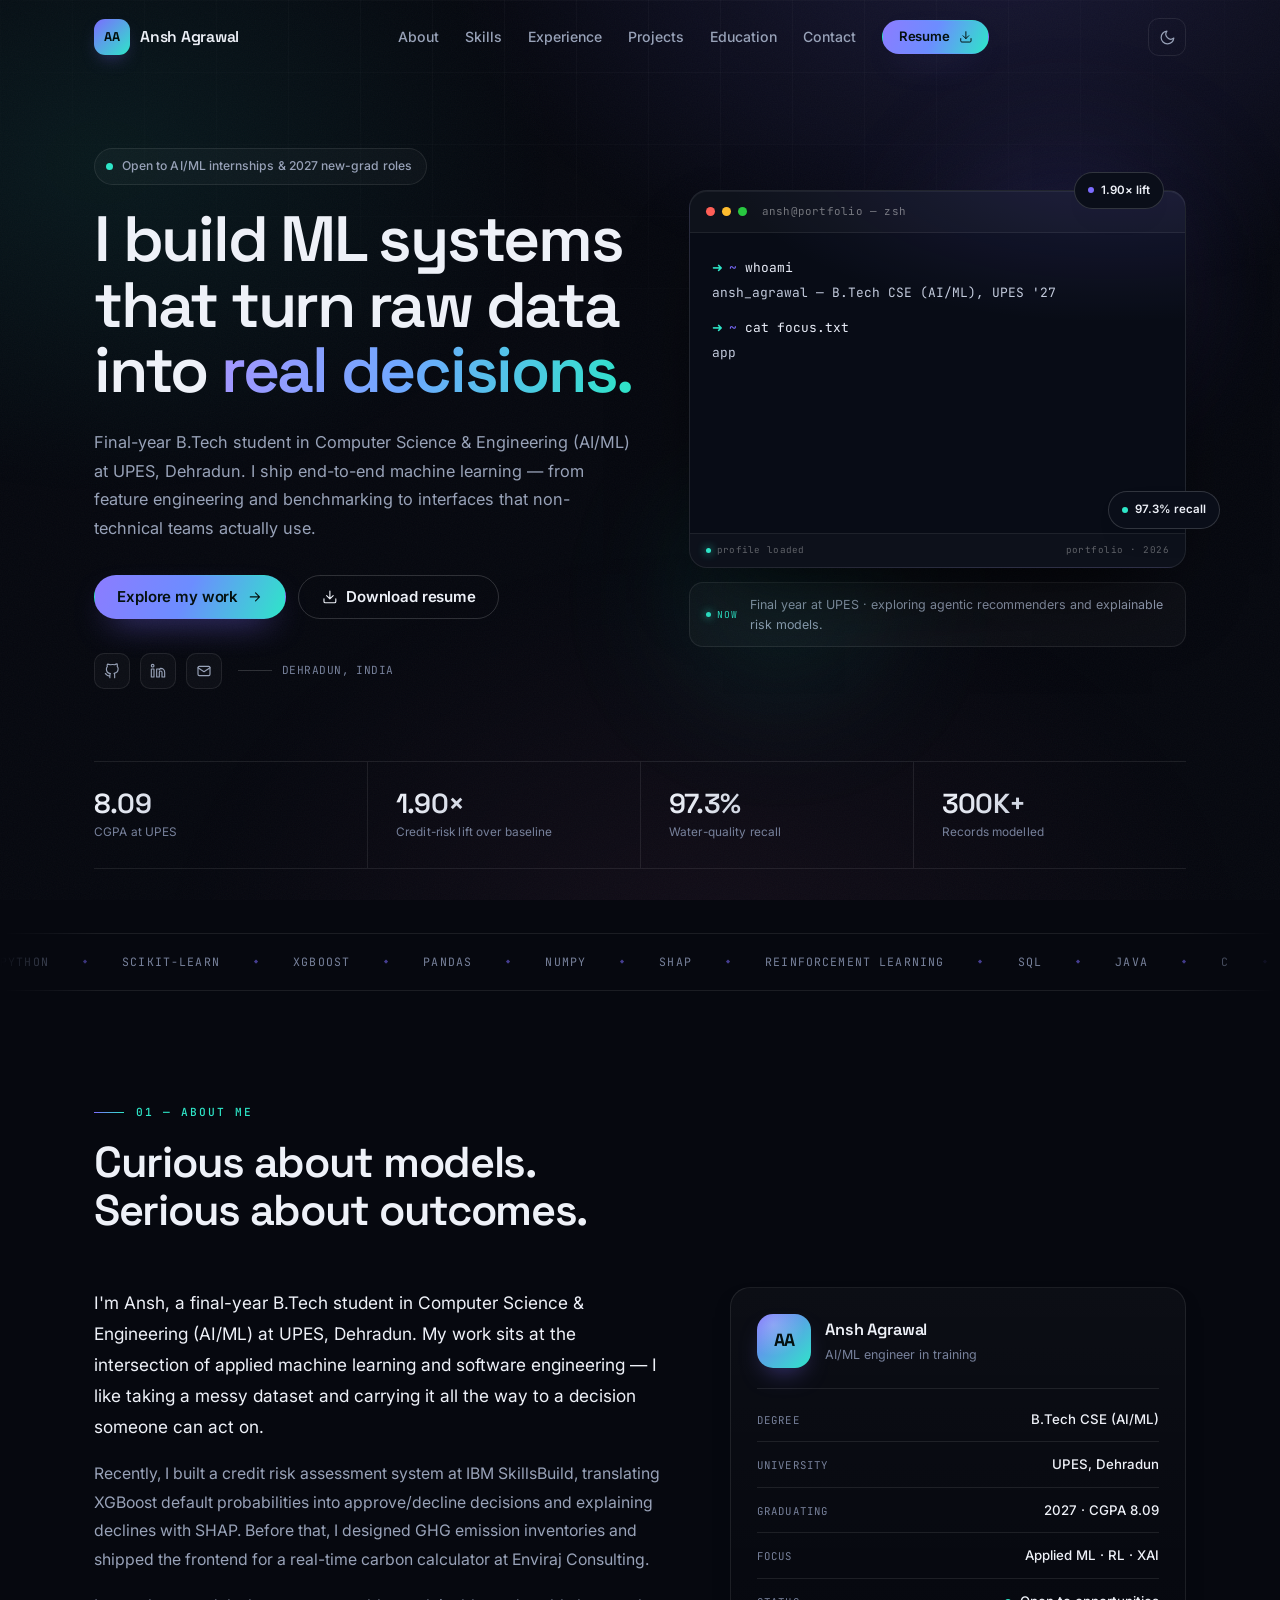
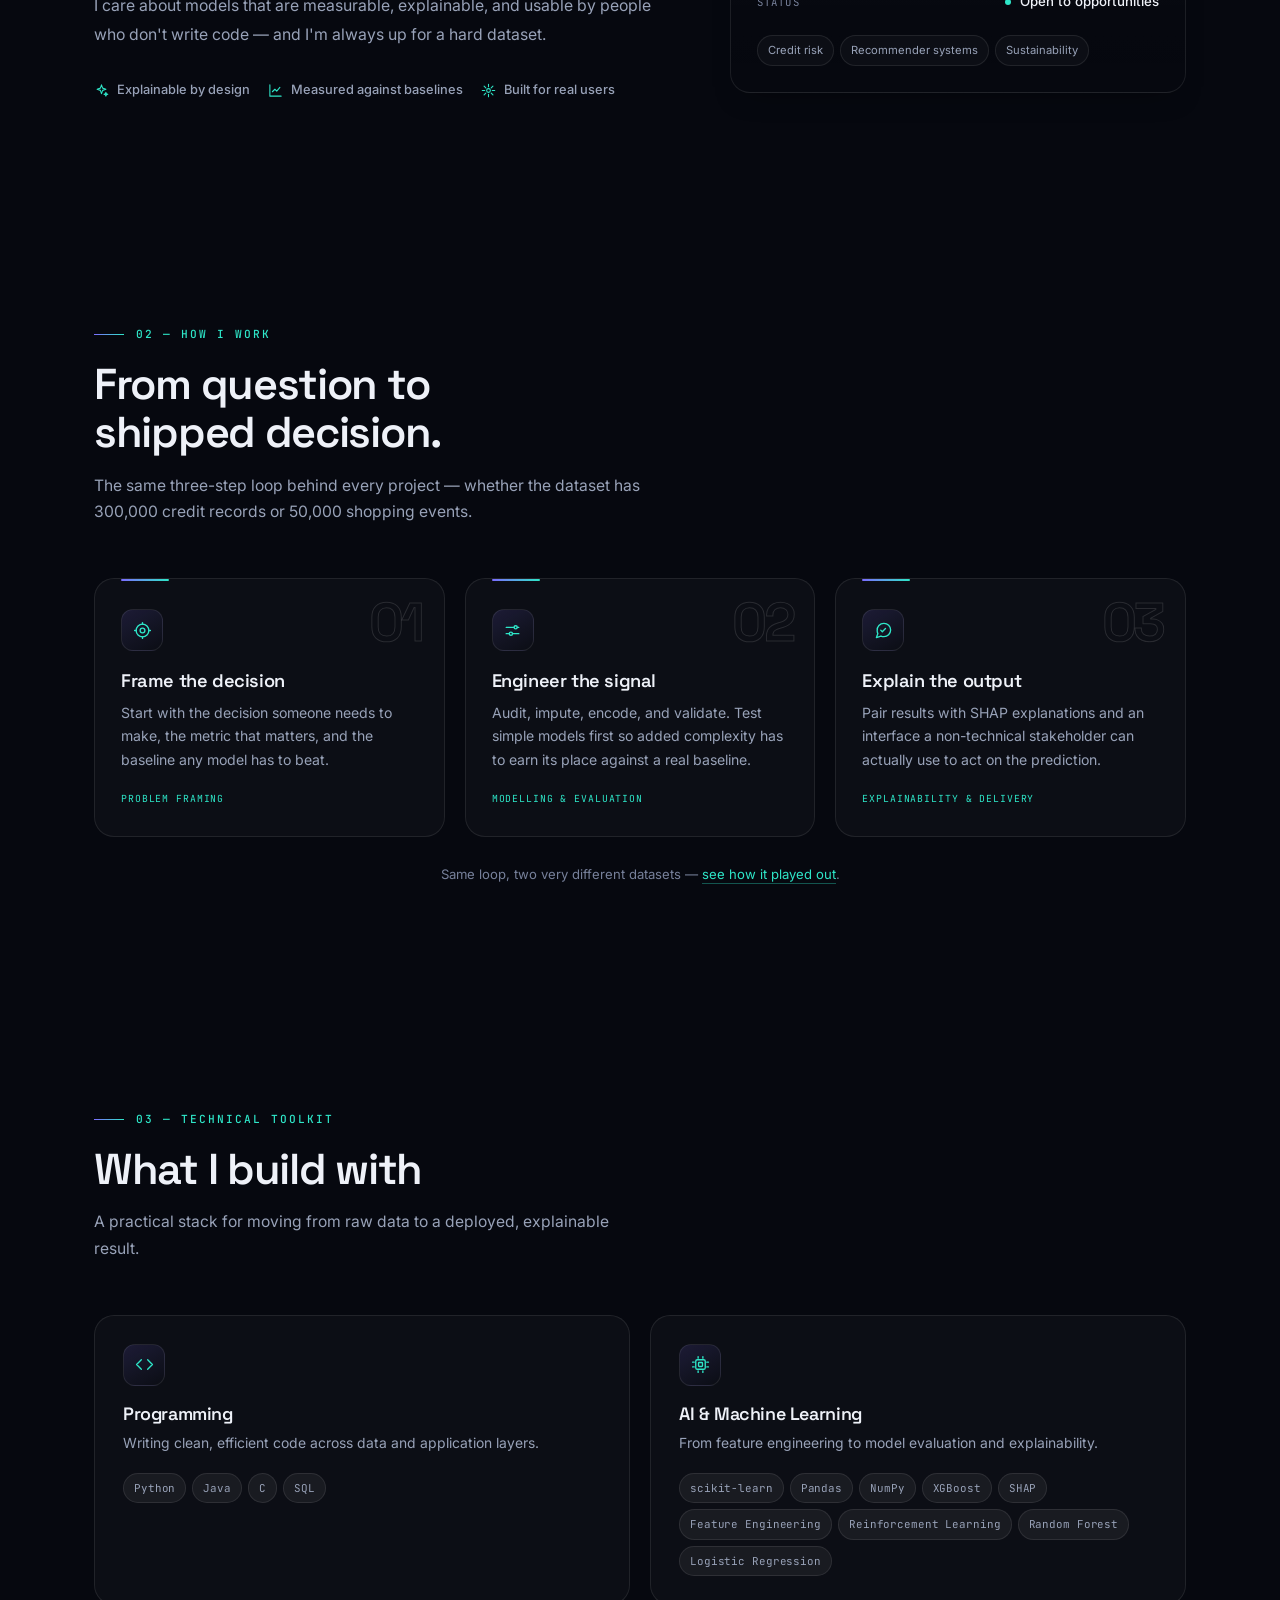
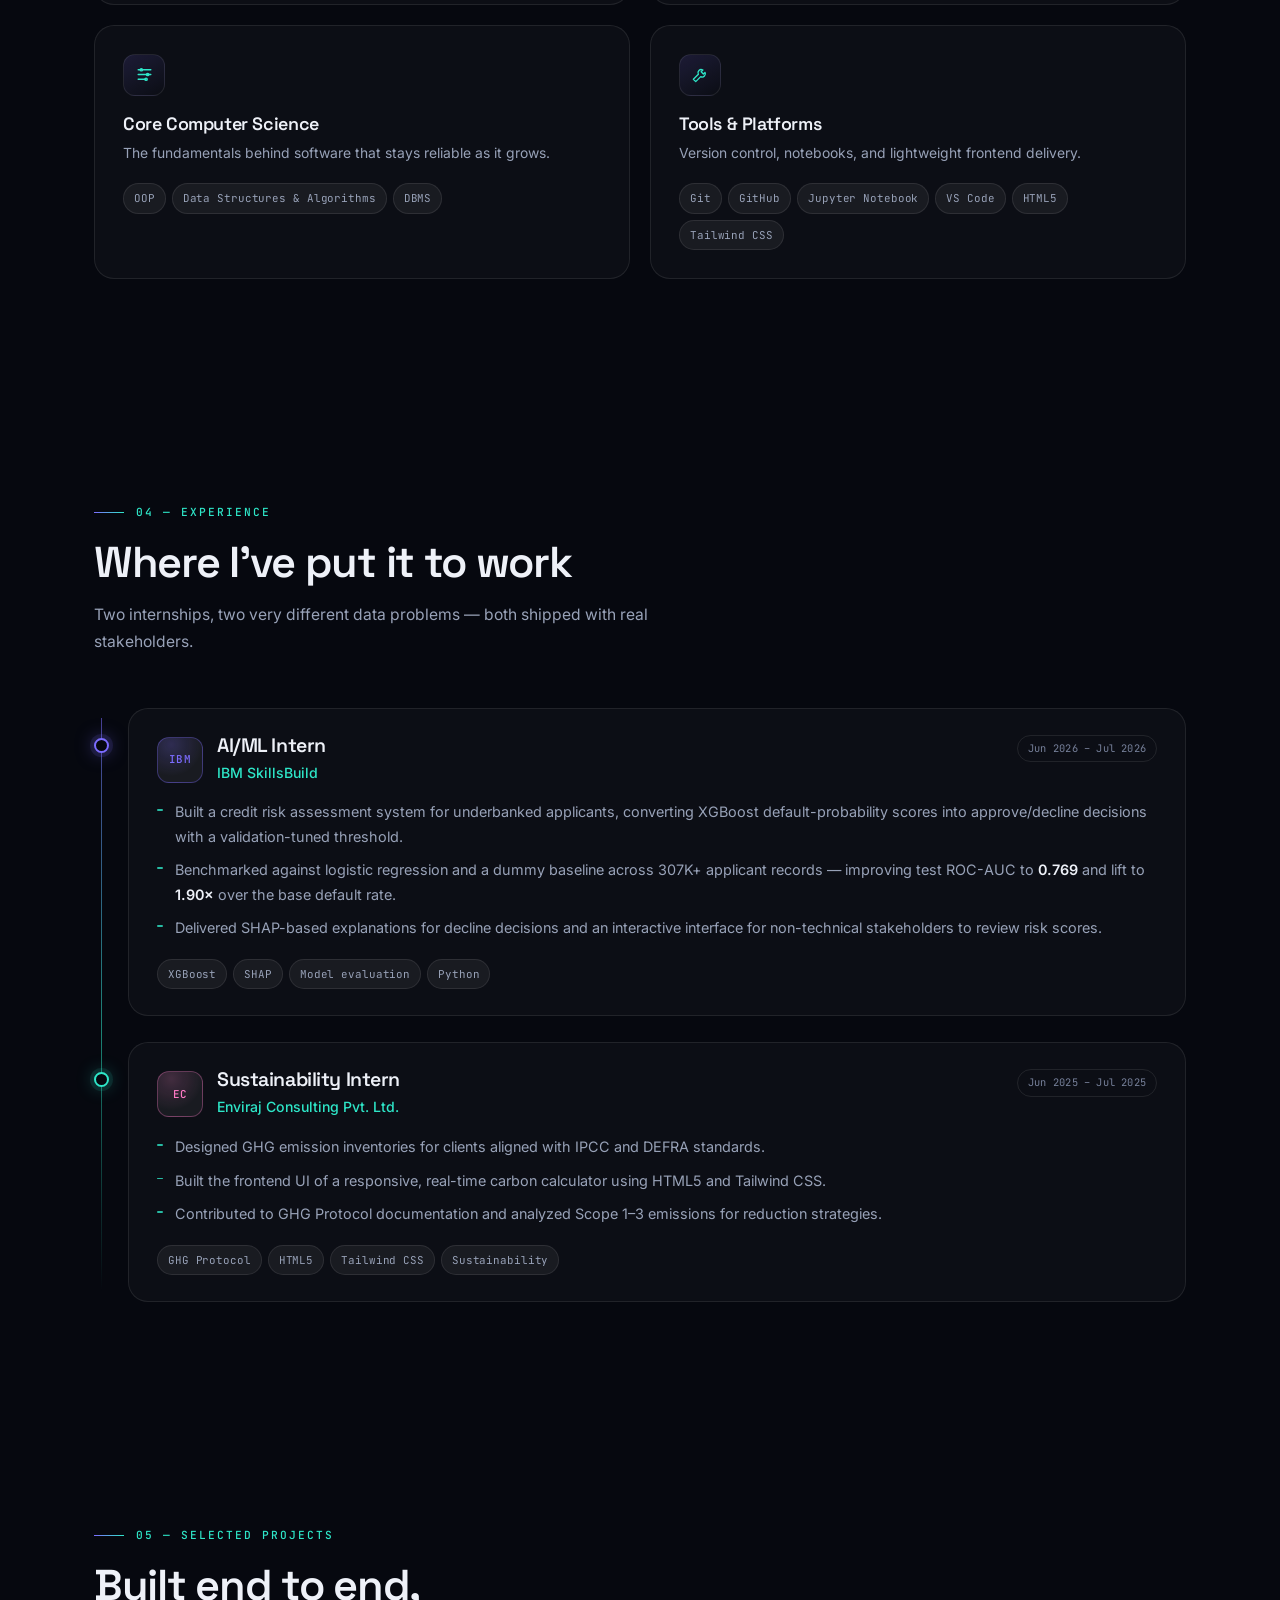
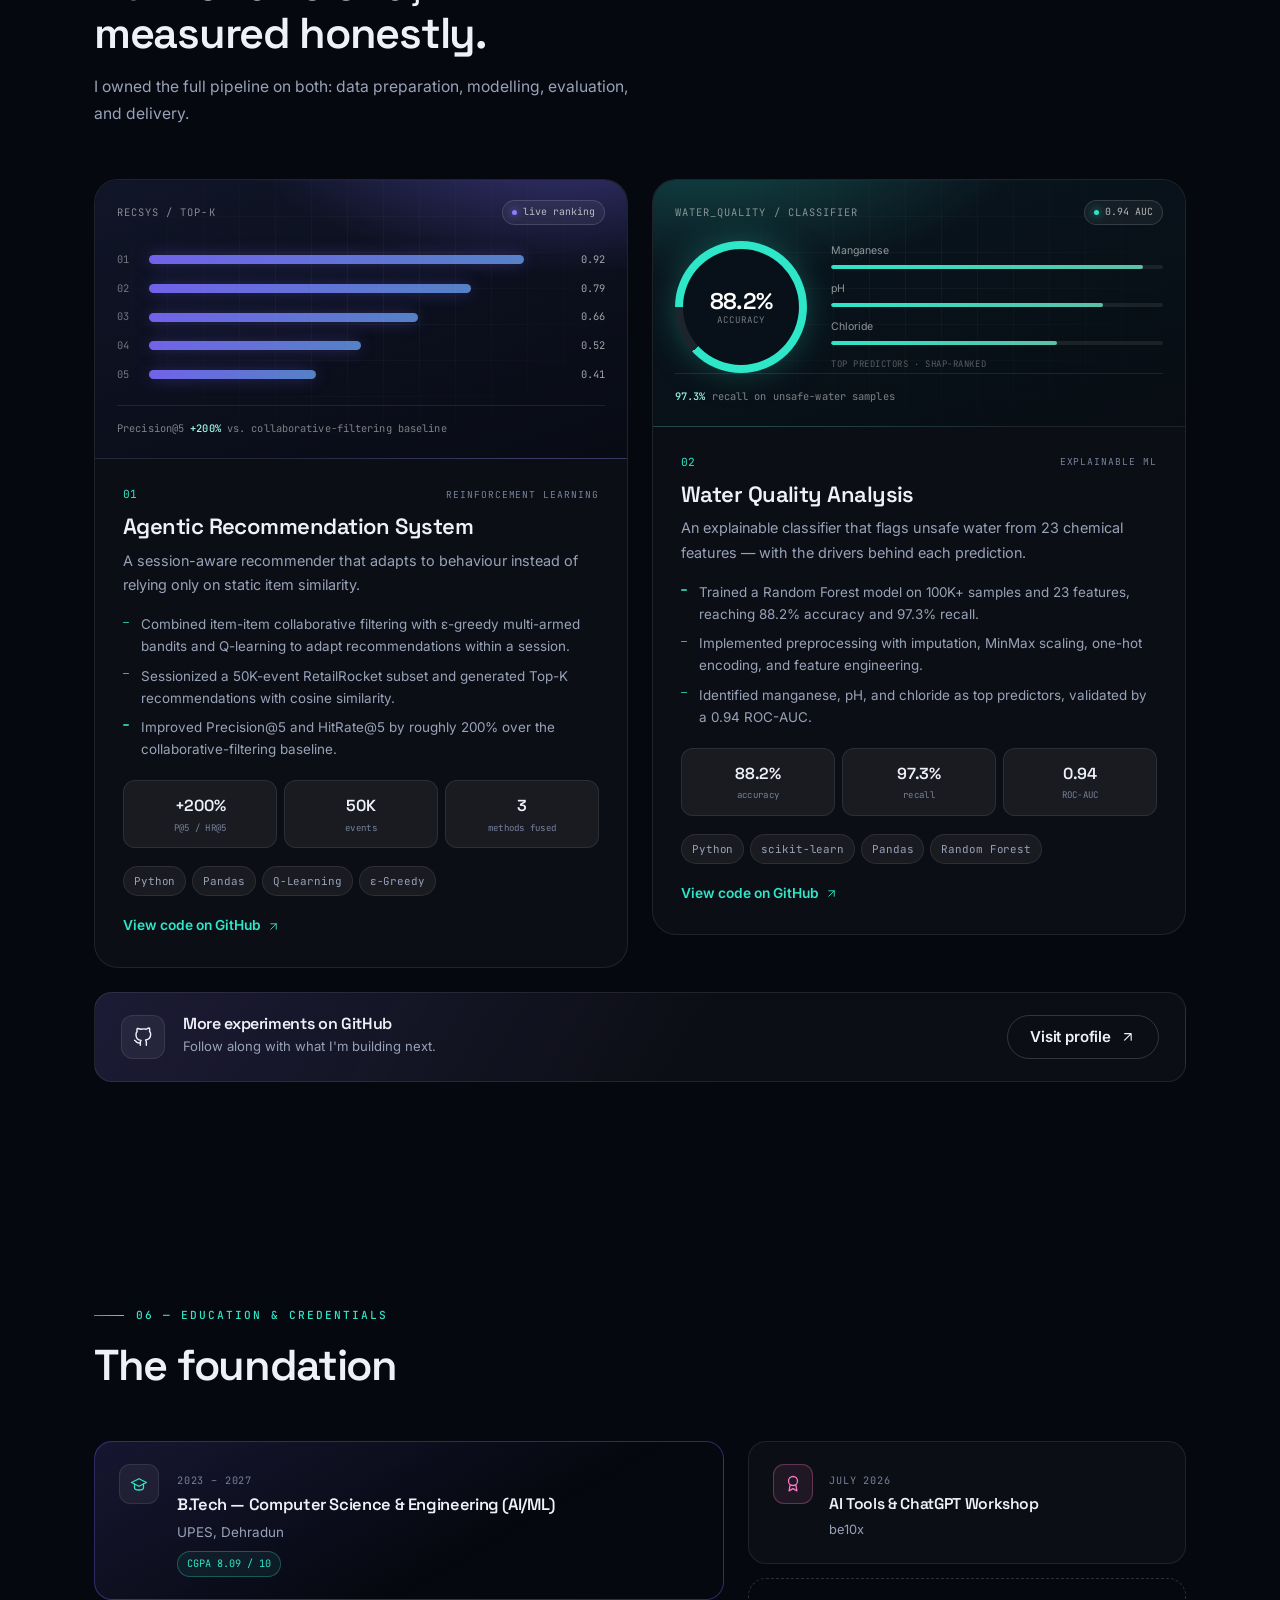
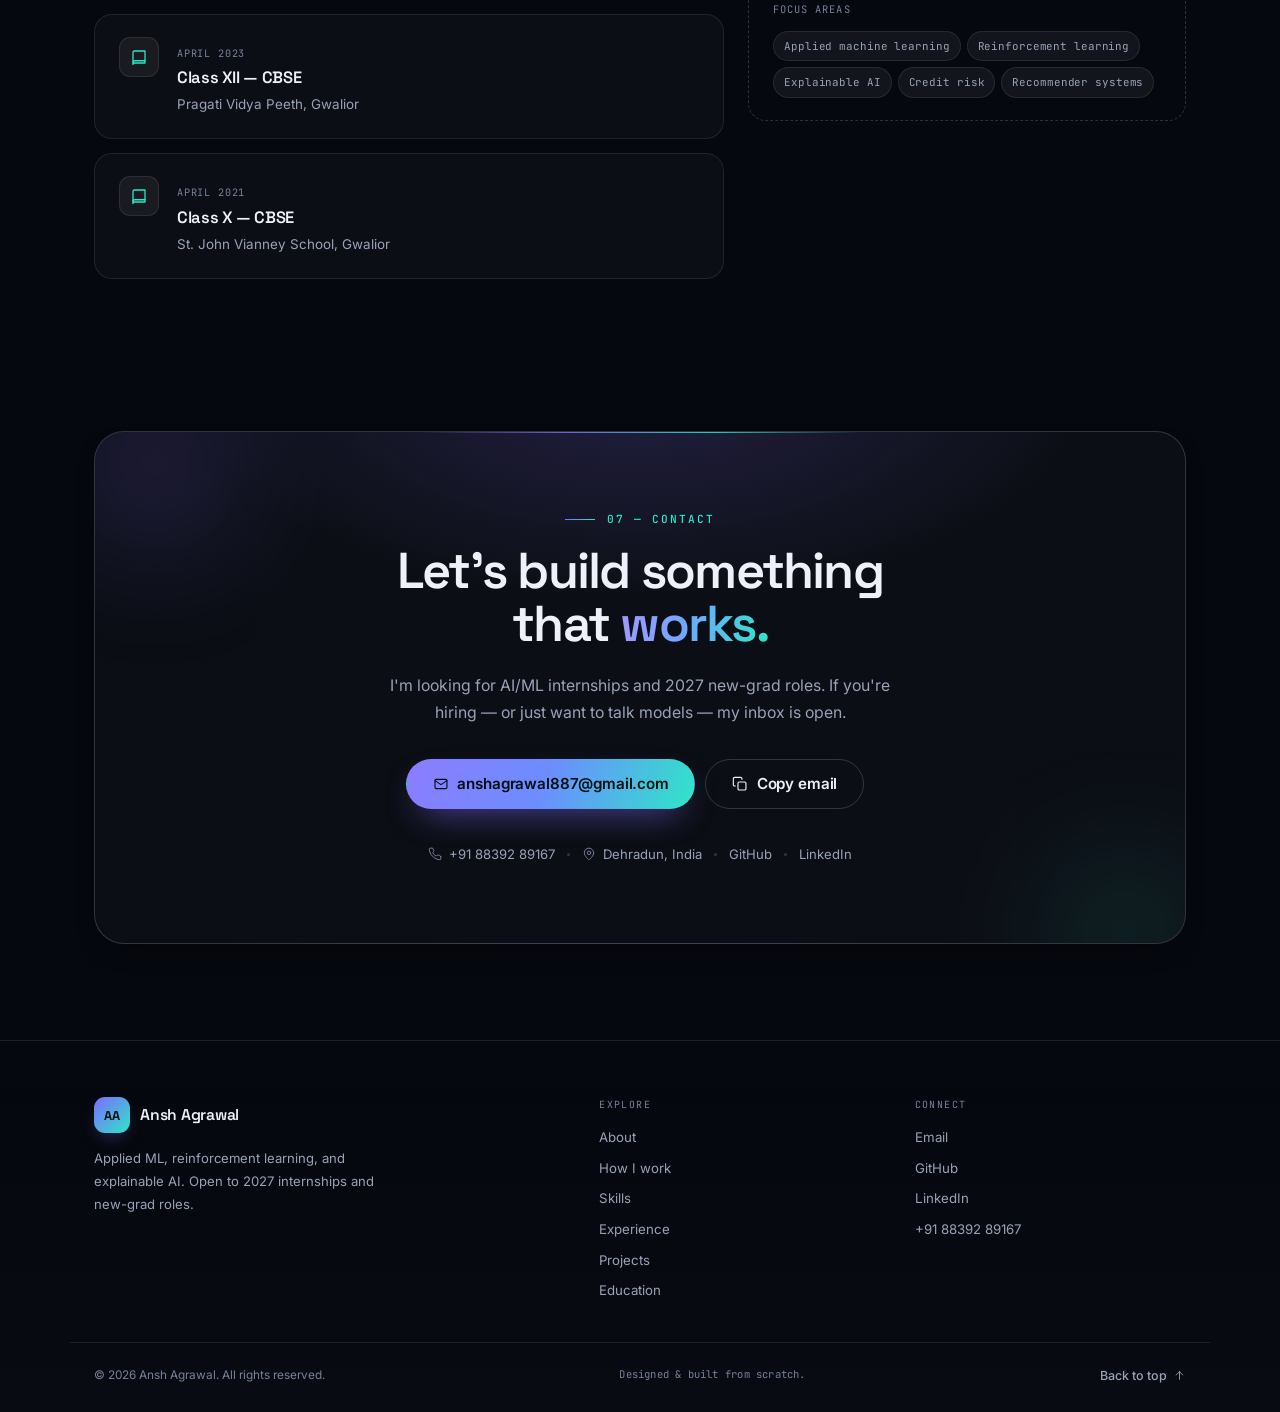
<file: index.html>
<!DOCTYPE html>
<html lang="en" data-theme="dark">
<head>
  <meta charset="UTF-8" />
  <meta name="viewport" content="width=device-width, initial-scale=1.0" />
  <title>Ansh Agrawal — AI/ML Engineer &amp; B.Tech CSE Student</title>
  <meta name="description" content="Portfolio of Ansh Agrawal — final-year B.Tech CSE (AI/ML) student at UPES Dehradun. Applied machine learning, reinforcement learning, and explainable AI projects." />
  <meta name="author" content="Ansh Agrawal" />

  <meta name="theme-color" content="#06080f" id="themeColor" />
  <link rel="canonical" href="https://ansh-01012005.github.io/" />
  <meta property="og:type" content="website" />
  <meta property="og:url" content="https://ansh-01012005.github.io/" />
  <meta property="og:title" content="Ansh Agrawal — AI/ML Engineer &amp; B.Tech CSE Student" />
  <meta property="og:description" content="Applied ML, reinforcement learning, and explainable AI. Building models that turn data into decisions." />
  <meta property="og:site_name" content="Ansh Agrawal — Portfolio" />
  <meta property="og:image" content="https://ansh-01012005.github.io/og-image.png" />
  <meta property="og:image:width" content="1200" />
  <meta property="og:image:height" content="630" />
  <meta property="og:image:alt" content="Ansh Agrawal — AI/ML portfolio" />
  <meta name="twitter:card" content="summary_large_image" />
  <meta name="twitter:title" content="Ansh Agrawal — AI/ML Engineer &amp; B.Tech CSE Student" />
  <meta name="twitter:description" content="Applied ML, reinforcement learning, and explainable AI. Building models that turn data into decisions." />
  <meta name="twitter:image" content="https://ansh-01012005.github.io/og-image.png" />

  <link rel="icon" href="favicon.svg" type="image/svg+xml" />
  <link rel="preconnect" href="https://fonts.googleapis.com" />
  <link rel="preconnect" href="https://fonts.gstatic.com" crossorigin />
  <link href="https://fonts.googleapis.com/css2?family=Inter:wght@400;500;600;700&family=JetBrains+Mono:wght@400;500&family=Space+Grotesk:wght@500;600;700&display=swap" rel="stylesheet" />

  <script>
    // Apply saved theme before first paint to avoid a flash.
    try {
      var savedTheme = localStorage.getItem('theme');
      if (savedTheme === 'light' || savedTheme === 'dark') {
        document.documentElement.dataset.theme = savedTheme;
      }
    } catch (e) {}
  </script>

  <link rel="stylesheet" href="styles.css" />

  <noscript>
    <style>
      .reveal { opacity: 1; transform: none; }
      .rank-bar,
      .feature-bar .bar i { transform: none; }
    </style>
  </noscript>

  <script type="application/ld+json">
    {
      "@context": "https://schema.org",
      "@type": "Person",
      "name": "Ansh Agrawal",
      "url": "https://ansh-01012005.github.io/",
      "email": "mailto:anshagrawal887@gmail.com",
      "telephone": "+91-8839289167",
      "jobTitle": "AI/ML Engineer",
      "description": "Final-year B.Tech CSE (AI/ML) student at UPES Dehradun, focused on applied machine learning, reinforcement learning, and explainable AI.",
      "alumniOf": {
        "@type": "CollegeOrUniversity",
        "name": "UPES, Dehradun"
      },
      "knowsAbout": [
        "Machine Learning",
        "Reinforcement Learning",
        "Explainable AI",
        "Credit Risk Modelling",
        "Recommender Systems",
        "Python",
        "SQL"
      ],
      "sameAs": [
        "https://github.com/Ansh-01012005",
        "https://linkedin.com/in/ansh-agrawal01"
      ]
    }
  </script>
</head>
<body>
  <div class="grain" aria-hidden="true"></div>
  <div class="pointer-glow" id="pointerGlow" aria-hidden="true"></div>

  <a class="skip-link" href="#main">Skip to content</a>

  <header class="site-header" id="header">
    <div class="container nav-inner">
      <a class="brand" href="#home">
        <span class="brand-mark" aria-hidden="true">AA</span>
        <span class="brand-text">Ansh Agrawal</span>
      </a>

      <nav class="nav-links" id="navLinks" aria-label="Primary navigation">
        <a href="#about">About</a>
        <a href="#skills">Skills</a>
        <a href="#experience">Experience</a>
        <a href="#projects">Projects</a>
        <a href="#education">Education</a>
        <a href="#contact">Contact</a>
        <a class="btn btn-primary btn-sm nav-resume" href="Ansh_Agrawal_Resume.pdf" download>
          Resume
          <svg class="icon" viewBox="0 0 24 24" aria-hidden="true"><path d="M21 15v4a2 2 0 0 1-2 2H5a2 2 0 0 1-2-2v-4M7 10l5 5 5-5M12 15V3"/></svg>
        </a>
      </nav>

      <div class="nav-actions">
        <button class="icon-btn" id="themeToggle" type="button" aria-label="Switch to light theme" title="Toggle theme">
          <svg class="icon icon-moon" viewBox="0 0 24 24" aria-hidden="true"><path d="M21 12.8A9 9 0 1 1 11.2 3a7 7 0 0 0 9.8 9.8Z"/></svg>
          <svg class="icon icon-sun" viewBox="0 0 24 24" aria-hidden="true"><circle cx="12" cy="12" r="4"/><path d="M12 2v2M12 20v2M4.9 4.9l1.4 1.4M17.7 17.7l1.4 1.4M2 12h2M20 12h2M4.9 19.1l1.4-1.4M17.7 6.3l1.4-1.4"/></svg>
        </button>
        <button class="icon-btn menu-btn" id="menuToggle" type="button" aria-label="Open menu" aria-expanded="false" aria-controls="navLinks">
          <span class="menu-lines" aria-hidden="true"><span></span><span></span></span>
        </button>
      </div>
    </div>
    <div class="scroll-progress" id="scrollProgress" aria-hidden="true"></div>
  </header>

  <main id="main">
    <!-- ============ HERO ============ -->
    <section class="hero" id="home">
      <div class="container hero-grid">
        <div class="hero-copy">
          <p class="status-pill reveal">
            <span class="status-dot" aria-hidden="true"></span>
            Open to AI/ML internships &amp; 2027 new-grad roles
          </p>

          <h1 class="reveal" style="--d: 70ms">
            I build ML systems that turn raw data into
            <span class="grad-text">real decisions.</span>
          </h1>

          <p class="hero-lead reveal" style="--d: 140ms">
            Final-year B.Tech student in Computer Science &amp; Engineering (AI/ML) at UPES,
            Dehradun. I ship end-to-end machine learning — from feature engineering and
            benchmarking to interfaces that non-technical teams actually use.
          </p>

          <div class="hero-actions reveal" style="--d: 210ms">
            <a class="btn btn-primary" href="#projects">
              Explore my work
              <svg class="icon" viewBox="0 0 24 24" aria-hidden="true"><path d="M5 12h14M13 6l6 6-6 6"/></svg>
            </a>
            <a class="btn btn-ghost" href="Ansh_Agrawal_Resume.pdf" download>
              <svg class="icon" viewBox="0 0 24 24" aria-hidden="true"><path d="M21 15v4a2 2 0 0 1-2 2H5a2 2 0 0 1-2-2v-4M7 10l5 5 5-5M12 15V3"/></svg>
              Download resume
            </a>
          </div>

          <div class="hero-socials reveal" style="--d: 280ms">
            <a href="https://github.com/Ansh-01012005" target="_blank" rel="noopener noreferrer" aria-label="GitHub profile">
              <svg class="icon" viewBox="0 0 24 24" aria-hidden="true"><path d="M9 19c-5 1.5-5-2.5-7-3m14 6v-3.9a3.4 3.4 0 0 0-.9-2.6c3-.3 6.1-1.5 6.1-6.8a5.3 5.3 0 0 0-1.4-3.7 5 5 0 0 0-.1-3.7s-1.1-.3-3.6 1.4a12.4 12.4 0 0 0-6.4 0C6.2 1.5 5.1 1.8 5.1 1.8a5 5 0 0 0-.1 3.7A5.3 5.3 0 0 0 3.6 9.2c0 5.3 3.1 6.5 6.1 6.8a3.4 3.4 0 0 0-.9 2.6V22"/></svg>
            </a>
            <a href="https://linkedin.com/in/ansh-agrawal01" target="_blank" rel="noopener noreferrer" aria-label="LinkedIn profile">
              <svg class="icon" viewBox="0 0 24 24" aria-hidden="true"><path d="M16 8a6 6 0 0 1 6 6v7h-4v-7a2 2 0 0 0-4 0v7h-4V9h4v1.5A6 6 0 0 1 16 8Z"/><rect x="2" y="9" width="4" height="12"/><circle cx="4" cy="4" r="2"/></svg>
            </a>
            <a href="mailto:anshagrawal887@gmail.com" aria-label="Send an email">
              <svg class="icon" viewBox="0 0 24 24" aria-hidden="true"><rect x="3" y="5" width="18" height="14" rx="2"/><path d="m3 7 9 6 9-6"/></svg>
            </a>
            <span class="socials-rule" aria-hidden="true"></span>
            <span class="socials-note">Dehradun, India</span>
          </div>
        </div>

        <div class="hero-visual reveal" style="--d: 180ms">
          <div class="glow glow-a" aria-hidden="true"></div>
          <div class="glow glow-b" aria-hidden="true"></div>

          <div class="terminal" aria-label="Terminal with a quick profile summary">
            <div class="terminal-bar">
              <span class="terminal-dot red" aria-hidden="true"></span>
              <span class="terminal-dot amber" aria-hidden="true"></span>
              <span class="terminal-dot green" aria-hidden="true"></span>
              <span class="terminal-title">ansh@portfolio — zsh</span>
            </div>
            <div class="terminal-body" id="termBody">
              <noscript>
                <pre class="term-fallback">➜ whoami
ansh_agrawal — B.Tech CSE (AI/ML), UPES '27
➜ cat focus.txt
applied ML · reinforcement learning · explainability
➜ python model.py --task credit-risk
ROC-AUC 0.769 · lift 1.90x · SHAP ready ✓</pre>
              </noscript>
            </div>
            <div class="terminal-foot" aria-hidden="true">
              <span class="term-status"><span class="live-dot teal"></span> profile loaded</span>
              <span class="term-version">portfolio · 2026</span>
            </div>
          </div>

          <div class="hero-note">
            <span class="note-kicker"><span class="live-dot teal"></span> Now</span>
            <p>Final year at UPES · exploring agentic recommenders and explainable risk models.</p>
          </div>

          <div class="float-chip chip-a" aria-hidden="true"><span class="chip-dot"></span> 1.90× lift</div>
          <div class="float-chip chip-b" aria-hidden="true"><span class="chip-dot teal"></span> 97.3% recall</div>
        </div>
      </div>

      <div class="container">
        <div class="hero-stats reveal" style="--d: 340ms">
          <div class="stat">
            <span class="stat-value" data-count="8.09" data-decimals="2">8.09</span>
            <span class="stat-label">CGPA at UPES</span>
          </div>
          <div class="stat">
            <span class="stat-value" data-count="1.90" data-decimals="2" data-suffix="×">1.90×</span>
            <span class="stat-label">Credit-risk lift over baseline</span>
          </div>
          <div class="stat">
            <span class="stat-value" data-count="97.3" data-decimals="1" data-suffix="%">97.3%</span>
            <span class="stat-label">Water-quality recall</span>
          </div>
          <div class="stat">
            <span class="stat-value" data-count="300" data-suffix="K+">300K+</span>
            <span class="stat-label">Records modelled</span>
          </div>
        </div>
      </div>
    </section>

    <!-- ============ TECH MARQUEE ============ -->
    <div class="marquee" aria-hidden="true">
      <div class="marquee-track">
        <div class="marquee-group">
          <span>Python</span><span>scikit-learn</span><span>XGBoost</span><span>Pandas</span>
          <span>NumPy</span><span>SHAP</span><span>Reinforcement Learning</span><span>SQL</span>
          <span>Java</span><span>C</span><span>Git</span><span>Jupyter</span>
          <span>Tailwind CSS</span><span>HTML5</span>
        </div>
        <div class="marquee-group">
          <span>Python</span><span>scikit-learn</span><span>XGBoost</span><span>Pandas</span>
          <span>NumPy</span><span>SHAP</span><span>Reinforcement Learning</span><span>SQL</span>
          <span>Java</span><span>C</span><span>Git</span><span>Jupyter</span>
          <span>Tailwind CSS</span><span>HTML5</span>
        </div>
      </div>
    </div>

    <!-- ============ ABOUT ============ -->
    <section class="section" id="about">
      <div class="container">
        <div class="section-head reveal">
          <p class="eyebrow"><span></span> 01 — About me</p>
          <h2>Curious about models. <br class="br-wide" />Serious about outcomes.</h2>
        </div>

        <div class="about-grid">
          <div class="about-copy reveal">
            <p>
              I'm Ansh, a final-year B.Tech student in Computer Science &amp; Engineering (AI/ML)
              at UPES, Dehradun. My work sits at the intersection of applied machine learning
              and software engineering — I like taking a messy dataset and carrying it all the
              way to a decision someone can act on.
            </p>
            <p>
              Recently, I built a credit risk assessment system at IBM SkillsBuild, translating
              XGBoost default probabilities into approve/decline decisions and explaining declines
              with SHAP. Before that, I designed GHG emission inventories and shipped the frontend
              for a real-time carbon calculator at Enviraj Consulting.
            </p>
            <p>
              I care about models that are measurable, explainable, and usable by people who
              don't write code — and I'm always up for a hard dataset.
            </p>

            <div class="about-highlights">
              <div class="highlight">
                <svg class="icon" viewBox="0 0 24 24" aria-hidden="true"><path d="m12 3 1.8 5.2L19 10l-5.2 1.8L12 17l-1.8-5.2L5 10l5.2-1.8L12 3Z"/><path d="M19 15l.8 2.2L22 18l-2.2.8L19 21l-.8-2.2L16 18l2.2-.8L19 15Z"/></svg>
                <span>Explainable by design</span>
              </div>
              <div class="highlight">
                <svg class="icon" viewBox="0 0 24 24" aria-hidden="true"><path d="M3 3v18h18"/><path d="m7 14 4-4 3 3 5-6"/></svg>
                <span>Measured against baselines</span>
              </div>
              <div class="highlight">
                <svg class="icon" viewBox="0 0 24 24" aria-hidden="true"><path d="M12 2v4M12 18v4M4.9 4.9l2.8 2.8M16.3 16.3l2.8 2.8M2 12h4M18 12h4M4.9 19.1l2.8-2.8M16.3 7.7l2.8-2.8"/><circle cx="12" cy="12" r="3"/></svg>
                <span>Built for real users</span>
              </div>
            </div>
          </div>

          <aside class="about-card card-spotlight reveal" style="--d: 120ms">
            <div class="profile-strip">
              <div class="monogram" aria-hidden="true">AA</div>
              <div class="profile-meta">
                <strong>Ansh Agrawal</strong>
                <span>AI/ML engineer in training</span>
              </div>
            </div>
            <dl class="facts">
              <div class="fact">
                <dt>Degree</dt>
                <dd>B.Tech CSE (AI/ML)</dd>
              </div>
              <div class="fact">
                <dt>University</dt>
                <dd>UPES, Dehradun</dd>
              </div>
              <div class="fact">
                <dt>Graduating</dt>
                <dd>2027 · CGPA 8.09</dd>
              </div>
              <div class="fact">
                <dt>Focus</dt>
                <dd>Applied ML · RL · XAI</dd>
              </div>
              <div class="fact">
                <dt>Status</dt>
                <dd><span class="inline-dot" aria-hidden="true"></span> Open to opportunities</dd>
              </div>
            </dl>
            <div class="about-tags">
              <span>Credit risk</span>
              <span>Recommender systems</span>
              <span>Sustainability</span>
            </div>
          </aside>
        </div>
      </div>
    </section>

    <!-- ============ HOW I WORK ============ -->
    <section class="section approach-section" id="approach">
      <div class="container">
        <div class="section-head reveal">
          <p class="eyebrow"><span></span> 02 — How I work</p>
          <h2>From question to<br class="br-wide" /> shipped decision.</h2>
          <p class="section-sub">
            The same three-step loop behind every project — whether the dataset has
            300,000 credit records or 50,000 shopping events.
          </p>
        </div>

        <div class="approach-grid">
          <article class="approach-step reveal">
            <span class="step-number" aria-hidden="true">01</span>
            <div class="step-icon">
              <svg class="icon" viewBox="0 0 24 24" aria-hidden="true"><circle cx="12" cy="12" r="8"/><circle cx="12" cy="12" r="3"/><path d="M12 2v2M12 20v2M2 12h2M20 12h2"/></svg>
            </div>
            <h3>Frame the decision</h3>
            <p>
              Start with the decision someone needs to make, the metric that matters,
              and the baseline any model has to beat.
            </p>
            <span class="step-tag">Problem framing</span>
          </article>

          <article class="approach-step reveal" style="--d: 90ms">
            <span class="step-number" aria-hidden="true">02</span>
            <div class="step-icon">
              <svg class="icon" viewBox="0 0 24 24" aria-hidden="true"><path d="M4 8h10M18 8h2M4 16h4M12 16h8"/><circle cx="16" cy="8" r="2"/><circle cx="10" cy="16" r="2"/></svg>
            </div>
            <h3>Engineer the signal</h3>
            <p>
              Audit, impute, encode, and validate. Test simple models first so added
              complexity has to earn its place against a real baseline.
            </p>
            <span class="step-tag">Modelling &amp; evaluation</span>
          </article>

          <article class="approach-step reveal" style="--d: 180ms">
            <span class="step-number" aria-hidden="true">03</span>
            <div class="step-icon">
              <svg class="icon" viewBox="0 0 24 24" aria-hidden="true"><path d="M21 11.5a8.4 8.4 0 0 1-8.5 8.3 9 9 0 0 1-3.7-.8L3 21l1.9-5.1a8.2 8.2 0 0 1-.9-3.7A8.4 8.4 0 0 1 12.5 3 8.4 8.4 0 0 1 21 11.5Z"/><path d="m8.5 11.5 2 2 4-4"/></svg>
            </div>
            <h3>Explain the output</h3>
            <p>
              Pair results with SHAP explanations and an interface a non-technical
              stakeholder can actually use to act on the prediction.
            </p>
            <span class="step-tag">Explainability &amp; delivery</span>
          </article>
        </div>

        <p class="approach-footnote reveal">
          Same loop, two very different datasets —
          <a href="#projects">see how it played out</a>.
        </p>
      </div>
    </section>

    <!-- ============ SKILLS ============ -->
    <section class="section" id="skills">
      <div class="container">
        <div class="section-head reveal">
          <p class="eyebrow"><span></span> 03 — Technical toolkit</p>
          <h2>What I build with</h2>
          <p class="section-sub">
            A practical stack for moving from raw data to a deployed, explainable result.
          </p>
        </div>

        <div class="skills-grid">
          <article class="skill-card card-spotlight reveal">
            <div class="skill-icon">
              <svg class="icon" viewBox="0 0 24 24" aria-hidden="true"><path d="m16 18 6-6-6-6M8 6l-6 6 6 6"/></svg>
            </div>
            <h3>Programming</h3>
            <p>Writing clean, efficient code across data and application layers.</p>
            <div class="tags">
              <span>Python</span><span>Java</span><span>C</span><span>SQL</span>
            </div>
          </article>

          <article class="skill-card card-spotlight reveal" style="--d: 80ms">
            <div class="skill-icon">
              <svg class="icon" viewBox="0 0 24 24" aria-hidden="true"><rect x="6" y="6" width="12" height="12" rx="2"/><rect x="9.5" y="9.5" width="5" height="5" rx="1"/><path d="M9 2v2M15 2v2M9 20v2M15 20v2M2 9h2M2 15h2M20 9h2M20 15h2"/></svg>
            </div>
            <h3>AI &amp; Machine Learning</h3>
            <p>From feature engineering to model evaluation and explainability.</p>
            <div class="tags">
              <span>scikit-learn</span><span>Pandas</span><span>NumPy</span>
              <span>XGBoost</span><span>SHAP</span><span>Feature Engineering</span>
              <span>Reinforcement Learning</span><span>Random Forest</span>
              <span>Logistic Regression</span>
            </div>
          </article>

          <article class="skill-card card-spotlight reveal" style="--d: 160ms">
            <div class="skill-icon">
              <svg class="icon" viewBox="0 0 24 24" aria-hidden="true"><path d="M4 6h16M4 12h16M4 18h10"/><circle cx="8" cy="6" r="1.5"/><circle cx="16" cy="12" r="1.5"/><circle cx="14" cy="18" r="1.5"/></svg>
            </div>
            <h3>Core Computer Science</h3>
            <p>The fundamentals behind software that stays reliable as it grows.</p>
            <div class="tags">
              <span>OOP</span><span>Data Structures &amp; Algorithms</span>
              <span>DBMS</span>
            </div>
          </article>

          <article class="skill-card card-spotlight reveal" style="--d: 240ms">
            <div class="skill-icon">
              <svg class="icon" viewBox="0 0 24 24" aria-hidden="true"><path d="M14.7 6.3a4 4 0 0 0-5.4 5.4L3 18l3 3 6.3-6.3a4 4 0 0 0 5.4-5.4l-2.1 2.1-2.8-2.8 2.2-2.3Z"/></svg>
            </div>
            <h3>Tools &amp; Platforms</h3>
            <p>Version control, notebooks, and lightweight frontend delivery.</p>
            <div class="tags">
              <span>Git</span><span>GitHub</span><span>Jupyter Notebook</span>
              <span>VS Code</span><span>HTML5</span><span>Tailwind CSS</span>
            </div>
          </article>
        </div>
      </div>
    </section>

    <!-- ============ EXPERIENCE ============ -->
    <section class="section" id="experience">
      <div class="container">
        <div class="section-head reveal">
          <p class="eyebrow"><span></span> 04 — Experience</p>
          <h2>Where I've put it to work</h2>
          <p class="section-sub">
            Two internships, two very different data problems — both shipped with real stakeholders.
          </p>
        </div>

        <div class="timeline">
          <article class="timeline-item reveal">
            <span class="timeline-dot" aria-hidden="true"></span>
            <div class="timeline-card card-spotlight">
              <div class="timeline-head">
                <div class="role-block">
                  <span class="company-badge" aria-hidden="true">IBM</span>
                  <div>
                    <h3>AI/ML Intern</h3>
                    <p class="company">IBM SkillsBuild</p>
                  </div>
                </div>
                <span class="date">Jun 2026 – Jul 2026</span>
              </div>
              <ul class="bullets">
                <li>Built a credit risk assessment system for underbanked applicants, converting XGBoost default-probability scores into approve/decline decisions with a validation-tuned threshold.</li>
                <li>Benchmarked against logistic regression and a dummy baseline across 307K+ applicant records — improving test ROC-AUC to <strong>0.769</strong> and lift to <strong>1.90×</strong> over the base default rate.</li>
                <li>Delivered SHAP-based explanations for decline decisions and an interactive interface for non-technical stakeholders to review risk scores.</li>
              </ul>
              <div class="tags">
                <span>XGBoost</span><span>SHAP</span><span>Model evaluation</span><span>Python</span>
              </div>
            </div>
          </article>

          <article class="timeline-item reveal" style="--d: 100ms">
            <span class="timeline-dot" aria-hidden="true"></span>
            <div class="timeline-card card-spotlight">
              <div class="timeline-head">
                <div class="role-block">
                  <span class="company-badge warm" aria-hidden="true">EC</span>
                  <div>
                    <h3>Sustainability Intern</h3>
                    <p class="company">Enviraj Consulting Pvt. Ltd.</p>
                  </div>
                </div>
                <span class="date">Jun 2025 – Jul 2025</span>
              </div>
              <ul class="bullets">
                <li>Designed GHG emission inventories for clients aligned with IPCC and DEFRA standards.</li>
                <li>Built the frontend UI of a responsive, real-time carbon calculator using HTML5 and Tailwind CSS.</li>
                <li>Contributed to GHG Protocol documentation and analyzed Scope 1–3 emissions for reduction strategies.</li>
              </ul>
              <div class="tags">
                <span>GHG Protocol</span><span>HTML5</span><span>Tailwind CSS</span><span>Sustainability</span>
              </div>
            </div>
          </article>
        </div>
      </div>
    </section>

    <!-- ============ PROJECTS ============ -->
    <section class="section" id="projects">
      <div class="container">
        <div class="section-head reveal">
          <p class="eyebrow"><span></span> 05 — Selected projects</p>
          <h2>Built end to end,<br class="br-wide" /> measured honestly.</h2>
          <p class="section-sub">
            I owned the full pipeline on both: data preparation, modelling, evaluation, and delivery.
          </p>
        </div>

        <div class="projects-grid">
          <article class="project-card card-spotlight reveal">
            <div class="project-visual visual-rec" aria-hidden="true">
              <div class="visual-top">
                <span class="mono-label">recsys / top-k</span>
                <span class="pill-live"><span class="live-dot"></span> live ranking</span>
              </div>
              <div class="rank-list">
                <div class="rank-row"><span class="rank-num">01</span><span class="rank-bar" style="--w: 92%"></span><span class="rank-val">0.92</span></div>
                <div class="rank-row"><span class="rank-num">02</span><span class="rank-bar" style="--w: 79%"></span><span class="rank-val">0.79</span></div>
                <div class="rank-row"><span class="rank-num">03</span><span class="rank-bar" style="--w: 66%"></span><span class="rank-val">0.66</span></div>
                <div class="rank-row"><span class="rank-num">04</span><span class="rank-bar" style="--w: 52%"></span><span class="rank-val">0.52</span></div>
                <div class="rank-row"><span class="rank-num">05</span><span class="rank-bar" style="--w: 41%"></span><span class="rank-val">0.41</span></div>
              </div>
              <div class="visual-foot">Precision@5 <strong>+200%</strong> vs. collaborative-filtering baseline</div>
            </div>

            <div class="project-body">
              <div class="project-top">
                <span class="project-index">01</span>
                <span class="project-kind">Reinforcement learning</span>
              </div>
              <h3>Agentic Recommendation System</h3>
              <p class="project-desc">
                A session-aware recommender that adapts to behaviour instead of relying only on
                static item similarity.
              </p>
              <ul class="bullets compact">
                <li>Combined item-item collaborative filtering with ε-greedy multi-armed bandits and Q-learning to adapt recommendations within a session.</li>
                <li>Sessionized a 50K-event RetailRocket subset and generated Top-K recommendations with cosine similarity.</li>
                <li>Improved Precision@5 and HitRate@5 by roughly 200% over the collaborative-filtering baseline.</li>
              </ul>

              <div class="metrics">
                <div class="metric"><strong>+200%</strong><span>P@5 / HR@5</span></div>
                <div class="metric"><strong>50K</strong><span>events</span></div>
                <div class="metric"><strong>3</strong><span>methods fused</span></div>
              </div>

              <div class="tags">
                <span>Python</span><span>Pandas</span><span>Q-Learning</span><span>ε-Greedy</span>
              </div>

              <a class="text-link" href="https://github.com/Ansh-01012005" target="_blank" rel="noopener noreferrer">
                <span class="sr-only">Agentic Recommendation System — </span>
                View code on GitHub
                <svg class="icon" viewBox="0 0 24 24" aria-hidden="true"><path d="M7 17 17 7M7 7h10v10"/></svg>
              </a>
            </div>
          </article>

          <article class="project-card card-spotlight reveal" style="--d: 120ms">
            <div class="project-visual visual-water" aria-hidden="true">
              <div class="visual-top">
                <span class="mono-label">water_quality / classifier</span>
                <span class="pill-live"><span class="live-dot teal"></span> 0.94 AUC</span>
              </div>
              <div class="water-body">
                <div class="gauge" style="--val: 88.2">
                  <div class="gauge-inner">
                    <strong>88.2%</strong>
                    <span>accuracy</span>
                  </div>
                </div>
                <div class="feature-bars">
                  <div class="feature-bar"><span>Manganese</span><span class="bar"><i style="--w: 94%"></i></span></div>
                  <div class="feature-bar"><span>pH</span><span class="bar"><i style="--w: 82%"></i></span></div>
                  <div class="feature-bar"><span>Chloride</span><span class="bar"><i style="--w: 68%"></i></span></div>
                  <p class="feature-note">top predictors · SHAP-ranked</p>
                </div>
              </div>
              <div class="visual-foot"><strong>97.3%</strong> recall on unsafe-water samples</div>
            </div>

            <div class="project-body">
              <div class="project-top">
                <span class="project-index">02</span>
                <span class="project-kind">Explainable ML</span>
              </div>
              <h3>Water Quality Analysis</h3>
              <p class="project-desc">
                An explainable classifier that flags unsafe water from 23 chemical features —
                with the drivers behind each prediction.
              </p>
              <ul class="bullets compact">
                <li>Trained a Random Forest model on 100K+ samples and 23 features, reaching 88.2% accuracy and 97.3% recall.</li>
                <li>Implemented preprocessing with imputation, MinMax scaling, one-hot encoding, and feature engineering.</li>
                <li>Identified manganese, pH, and chloride as top predictors, validated by a 0.94 ROC-AUC.</li>
              </ul>

              <div class="metrics">
                <div class="metric"><strong>88.2%</strong><span>accuracy</span></div>
                <div class="metric"><strong>97.3%</strong><span>recall</span></div>
                <div class="metric"><strong>0.94</strong><span>ROC-AUC</span></div>
              </div>

              <div class="tags">
                <span>Python</span><span>scikit-learn</span><span>Pandas</span><span>Random Forest</span>
              </div>

              <a class="text-link" href="https://github.com/Ansh-01012005" target="_blank" rel="noopener noreferrer">
                <span class="sr-only">Water Quality Analysis — </span>
                View code on GitHub
                <svg class="icon" viewBox="0 0 24 24" aria-hidden="true"><path d="M7 17 17 7M7 7h10v10"/></svg>
              </a>
            </div>
          </article>
        </div>

        <div class="github-banner reveal">
          <div class="gh-mark" aria-hidden="true">
            <svg class="icon" viewBox="0 0 24 24"><path d="M9 19c-5 1.5-5-2.5-7-3m14 6v-3.9a3.4 3.4 0 0 0-.9-2.6c3-.3 6.1-1.5 6.1-6.8a5.3 5.3 0 0 0-1.4-3.7 5 5 0 0 0-.1-3.7s-1.1-.3-3.6 1.4a12.4 12.4 0 0 0-6.4 0C6.2 1.5 5.1 1.8 5.1 1.8a5 5 0 0 0-.1 3.7A5.3 5.3 0 0 0 3.6 9.2c0 5.3 3.1 6.5 6.1 6.8a3.4 3.4 0 0 0-.9 2.6V22"/></svg>
          </div>
          <div class="gh-copy">
            <h3>More experiments on GitHub</h3>
            <p>Follow along with what I'm building next.</p>
          </div>
          <a class="btn btn-ghost" href="https://github.com/Ansh-01012005" target="_blank" rel="noopener noreferrer">
            Visit profile
            <svg class="icon" viewBox="0 0 24 24" aria-hidden="true"><path d="M7 17 17 7M7 7h10v10"/></svg>
          </a>
        </div>
      </div>
    </section>

    <!-- ============ EDUCATION ============ -->
    <section class="section" id="education">
      <div class="container">
        <div class="section-head reveal">
          <p class="eyebrow"><span></span> 06 — Education &amp; credentials</p>
          <h2>The foundation</h2>
        </div>

        <div class="education-grid">
          <div class="edu-list">
            <article class="edu-item reveal">
              <div class="edu-icon">
                <svg class="icon" viewBox="0 0 24 24" aria-hidden="true"><path d="M22 10 12 5 2 10l10 5 10-5Z"/><path d="M6 12v5c0 1.7 2.7 3 6 3s6-1.3 6-3v-5"/></svg>
              </div>
              <div class="edu-body">
                <span class="date">2023 – 2027</span>
                <h3>B.Tech — Computer Science &amp; Engineering (AI/ML)</h3>
                <p>UPES, Dehradun</p>
                <span class="grade">CGPA 8.09 / 10</span>
              </div>
            </article>

            <article class="edu-item reveal" style="--d: 80ms">
              <div class="edu-icon">
                <svg class="icon" viewBox="0 0 24 24" aria-hidden="true"><path d="M4 19.5V6a2 2 0 0 1 2-2h14v16H6a2 2 0 0 0-2 2Z"/><path d="M4 19.5A2.5 2.5 0 0 1 6.5 17H20"/></svg>
              </div>
              <div class="edu-body">
                <span class="date">April 2023</span>
                <h3>Class XII — CBSE</h3>
                <p>Pragati Vidya Peeth, Gwalior</p>
              </div>
            </article>

            <article class="edu-item reveal" style="--d: 160ms">
              <div class="edu-icon">
                <svg class="icon" viewBox="0 0 24 24" aria-hidden="true"><path d="M4 19.5V6a2 2 0 0 1 2-2h14v16H6a2 2 0 0 0-2 2Z"/><path d="M4 19.5A2.5 2.5 0 0 1 6.5 17H20"/></svg>
              </div>
              <div class="edu-body">
                <span class="date">April 2021</span>
                <h3>Class X — CBSE</h3>
                <p>St. John Vianney School, Gwalior</p>
              </div>
            </article>
          </div>

          <aside class="cert-stack">
            <article class="cert-card card-spotlight reveal" style="--d: 120ms">
              <div class="cert-icon">
                <svg class="icon" viewBox="0 0 24 24" aria-hidden="true"><circle cx="12" cy="8" r="6"/><path d="m8.2 13.2-1.4 8 5.2-3 5.2 3-1.4-8"/></svg>
              </div>
              <div>
                <span class="date">July 2026</span>
                <h3>AI Tools &amp; ChatGPT Workshop</h3>
                <p>be10x</p>
              </div>
            </article>

            <article class="focus-card reveal" style="--d: 200ms">
              <p class="mono-label">focus areas</p>
              <div class="tags">
                <span>Applied machine learning</span>
                <span>Reinforcement learning</span>
                <span>Explainable AI</span>
                <span>Credit risk</span>
                <span>Recommender systems</span>
              </div>
            </article>
          </aside>
        </div>
      </div>
    </section>

    <!-- ============ CONTACT ============ -->
    <section class="section contact-section" id="contact">
      <div class="container">
        <div class="contact-panel reveal">
          <div class="contact-orb orb-1" aria-hidden="true"></div>
          <div class="contact-orb orb-2" aria-hidden="true"></div>

          <p class="eyebrow centered"><span></span> 07 — Contact</p>
          <h2>Let's build something<br class="br-wide" /> that <span class="grad-text">works.</span></h2>
          <p class="contact-lead">
            I'm looking for AI/ML internships and 2027 new-grad roles. If you're hiring —
            or just want to talk models — my inbox is open.
          </p>

          <div class="contact-actions">
            <a class="btn btn-primary btn-lg" href="mailto:anshagrawal887@gmail.com">
              <svg class="icon" viewBox="0 0 24 24" aria-hidden="true"><rect x="3" y="5" width="18" height="14" rx="2"/><path d="m3 7 9 6 9-6"/></svg>
              anshagrawal887@gmail.com
            </a>
            <button class="btn btn-ghost btn-lg" id="copyEmail" type="button" aria-label="Copy email address to clipboard">
              <svg class="icon" viewBox="0 0 24 24" aria-hidden="true"><rect x="9" y="9" width="12" height="12" rx="2"/><path d="M5 15H4a2 2 0 0 1-2-2V4a2 2 0 0 1 2-2h9a2 2 0 0 1 2 2v1"/></svg>
              <span id="copyLabel">Copy email</span>
            </button>
            <span class="copy-status" id="copyStatus" role="status" aria-live="polite"></span>
          </div>

          <div class="contact-meta">
            <a href="tel:+918839289167">
              <svg class="icon" viewBox="0 0 24 24" aria-hidden="true"><path d="M22 16.9v3a2 2 0 0 1-2.2 2 19.8 19.8 0 0 1-8.6-3.1 19.5 19.5 0 0 1-6-6A19.8 19.8 0 0 1 2.1 4.2 2 2 0 0 1 4.1 2h3a2 2 0 0 1 2 1.7c.1.9.3 1.8.6 2.6a2 2 0 0 1-.5 2.1L8 9.6a16 16 0 0 0 6 6l1.2-1.2a2 2 0 0 1 2.1-.5c.8.3 1.7.5 2.6.6a2 2 0 0 1 1.7 2Z"/></svg>
              +91 88392 89167
            </a>
            <span class="meta-sep" aria-hidden="true"></span>
            <span class="meta-item">
              <svg class="icon" viewBox="0 0 24 24" aria-hidden="true"><path d="M20 10c0 6-8 12-8 12s-8-6-8-12a8 8 0 0 1 16 0Z"/><circle cx="12" cy="10" r="3"/></svg>
              Dehradun, India
            </span>
            <span class="meta-sep" aria-hidden="true"></span>
            <a href="https://github.com/Ansh-01012005" target="_blank" rel="noopener noreferrer">GitHub</a>
            <span class="meta-sep" aria-hidden="true"></span>
            <a href="https://linkedin.com/in/ansh-agrawal01" target="_blank" rel="noopener noreferrer">LinkedIn</a>
          </div>
        </div>
      </div>
    </section>
  </main>

  <footer class="site-footer">
    <div class="container footer-grid">
      <div class="footer-brand">
        <a class="brand" href="#home">
          <span class="brand-mark" aria-hidden="true">AA</span>
          <span class="brand-text">Ansh Agrawal</span>
        </a>
        <p>
          Applied ML, reinforcement learning, and explainable AI.
          Open to 2027 internships and new-grad roles.
        </p>
      </div>

      <nav class="footer-col" aria-label="Footer navigation">
        <span>Explore</span>
        <a href="#about">About</a>
        <a href="#approach">How I work</a>
        <a href="#skills">Skills</a>
        <a href="#experience">Experience</a>
        <a href="#projects">Projects</a>
        <a href="#education">Education</a>
      </nav>

      <div class="footer-col">
        <span>Connect</span>
        <a href="mailto:anshagrawal887@gmail.com">Email</a>
        <a href="https://github.com/Ansh-01012005" target="_blank" rel="noopener noreferrer">GitHub</a>
        <a href="https://linkedin.com/in/ansh-agrawal01" target="_blank" rel="noopener noreferrer">LinkedIn</a>
        <a href="tel:+918839289167">+91 88392 89167</a>
      </div>
    </div>

    <div class="container footer-bottom">
      <p>© <span id="year">2026</span> Ansh Agrawal. All rights reserved.</p>
      <p class="made">Designed &amp; built from scratch.</p>
      <a class="back-top" href="#home">
        Back to top
        <svg class="icon" viewBox="0 0 24 24" aria-hidden="true"><path d="M12 19V5M6 11l6-6 6 6"/></svg>
      </a>
    </div>
  </footer>

  <button class="scroll-top" id="scrollTop" type="button" aria-label="Scroll back to top">
    <svg class="icon" viewBox="0 0 24 24" aria-hidden="true"><path d="M12 19V5M6 11l6-6 6 6"/></svg>
  </button>

  <script src="script.js"></script>
</body>
</html>
</file>
<file: styles.css>
/* ============================================================
   Ansh Agrawal — Portfolio
   Design system, layout, components, motion, responsive
   ============================================================ */

:root {
  color-scheme: dark;

  --bg: #06080f;
  --bg-soft: #0a0e19;
  --surface: rgba(255, 255, 255, 0.028);
  --surface-2: rgba(255, 255, 255, 0.055);
  --border: rgba(255, 255, 255, 0.085);
  --border-strong: rgba(255, 255, 255, 0.16);

  --text: #eef1f8;
  --muted: #98a2b8;
  --muted-2: #77819b;

  --accent: #7c6cff;
  --accent-2: #2ee6c8;
  --accent-3: #ff7ac6;
  --accent-soft: rgba(124, 108, 255, 0.14);

  --header-bg: rgba(6, 8, 15, 0.72);
  --card-bg: #0b101c;
  --shadow: 0 26px 60px -24px rgba(0, 0, 0, 0.7);
  --shadow-soft: 0 12px 30px -18px rgba(0, 0, 0, 0.6);

  --radius: 20px;
  --container: 1140px;

  --font-sans: "Inter", system-ui, -apple-system, "Segoe UI", Roboto, sans-serif;
  --font-display: "Space Grotesk", "Inter", system-ui, sans-serif;
  --font-mono: "JetBrains Mono", ui-monospace, "Cascadia Code", Consolas, monospace;
}

html[data-theme="light"] {
  color-scheme: light;

  --bg: #f6f7fc;
  --bg-soft: #ffffff;
  --surface: #ffffff;
  --surface-2: #f0f2fa;
  --border: #e2e6f1;
  --border-strong: #cbd2e4;

  --text: #11162b;
  --muted: #59617c;
  --muted-2: #68708a;

  --accent: #5b4bf0;
  --accent-2: #067468;
  --accent-3: #b53478;
  --accent-soft: rgba(91, 75, 240, 0.09);

  --header-bg: rgba(246, 247, 252, 0.78);
  --card-bg: #ffffff;
  --shadow: 0 26px 60px -30px rgba(31, 39, 73, 0.28);
  --shadow-soft: 0 12px 30px -20px rgba(31, 39, 73, 0.22);
}

/* ------------------------------ Base ------------------------------ */

*,
*::before,
*::after {
  box-sizing: border-box;
}

html {
  scroll-behavior: smooth;
  scroll-padding-top: 92px;
  overflow-x: hidden;
  -webkit-text-size-adjust: 100%;
}

body {
  margin: 0;
  background: var(--bg);
  color: var(--text);
  font-family: var(--font-sans);
  font-size: 16.5px;
  line-height: 1.7;
  -webkit-font-smoothing: antialiased;
  overflow-x: clip;
  transition: background-color 0.35s ease, color 0.35s ease;
}

/* Ambient gradient mesh */
body::before {
  content: "";
  position: fixed;
  inset: 0;
  z-index: -2;
  pointer-events: none;
  background:
    radial-gradient(900px 620px at 78% -8%, rgba(124, 108, 255, 0.16), transparent 62%),
    radial-gradient(760px 560px at 8% 18%, rgba(46, 230, 200, 0.08), transparent 60%),
    radial-gradient(900px 700px at 55% 108%, rgba(255, 122, 198, 0.055), transparent 62%);
}

/* Faint technical grid */
body::after {
  content: "";
  position: fixed;
  inset: 0;
  z-index: -1;
  pointer-events: none;
  background-image:
    linear-gradient(rgba(255, 255, 255, 0.028) 1px, transparent 1px),
    linear-gradient(90deg, rgba(255, 255, 255, 0.028) 1px, transparent 1px);
  background-size: 72px 72px;
  -webkit-mask-image: radial-gradient(ellipse 90% 60% at 50% 0%, #000 10%, transparent 78%);
  mask-image: radial-gradient(ellipse 90% 60% at 50% 0%, #000 10%, transparent 78%);
}

html[data-theme="light"] body::before {
  background:
    radial-gradient(900px 620px at 78% -8%, rgba(91, 75, 240, 0.12), transparent 62%),
    radial-gradient(760px 560px at 8% 18%, rgba(8, 158, 142, 0.09), transparent 60%),
    radial-gradient(900px 700px at 55% 108%, rgba(217, 74, 154, 0.05), transparent 62%);
}

html[data-theme="light"] body::after {
  background-image:
    linear-gradient(rgba(17, 22, 43, 0.05) 1px, transparent 1px),
    linear-gradient(90deg, rgba(17, 22, 43, 0.05) 1px, transparent 1px);
}

h1, h2, h3, h4 {
  font-family: var(--font-display);
  font-weight: 600;
  line-height: 1.12;
  letter-spacing: -0.022em;
  margin: 0;
}

p {
  margin: 0;
}

a {
  color: inherit;
  text-decoration: none;
}

img, svg {
  display: block;
  max-width: 100%;
}

button {
  font: inherit;
  color: inherit;
}

ul {
  margin: 0;
  padding: 0;
  list-style: none;
}

::selection {
  background: rgba(124, 108, 255, 0.35);
  color: var(--text);
}

:focus-visible {
  outline: 2px solid var(--accent-2);
  outline-offset: 3px;
  border-radius: 4px;
}

.container {
  width: 100%;
  max-width: var(--container);
  margin-inline: auto;
  padding-inline: 24px;
}

.skip-link {
  position: fixed;
  top: 10px;
  left: 10px;
  z-index: 200;
  padding: 10px 16px;
  border-radius: 10px;
  background: var(--accent);
  color: #fff;
  font-weight: 600;
  transform: translateY(-160%);
  transition: transform 0.2s ease;
}

.sr-only {
  position: absolute;
  width: 1px;
  height: 1px;
  padding: 0;
  margin: -1px;
  overflow: hidden;
  clip: rect(0, 0, 0, 0);
  white-space: nowrap;
  border: 0;
}

/* Texture + pointer light */
.grain {
  position: fixed;
  inset: 0;
  z-index: -1;
  pointer-events: none;
  opacity: 0.035;
  background-image: url("data:image/svg+xml,%3Csvg xmlns='http://www.w3.org/2000/svg' width='180' height='180'%3E%3Cfilter id='n'%3E%3CfeTurbulence type='fractalNoise' baseFrequency='0.82' numOctaves='2' stitchTiles='stitch'/%3E%3C/filter%3E%3Crect width='100%25' height='100%25' filter='url(%23n)'/%3E%3C/svg%3E");
  background-repeat: repeat;
}

html[data-theme="light"] .grain {
  opacity: 0.025;
}

.pointer-glow {
  position: fixed;
  top: 0;
  left: 0;
  z-index: -1;
  width: 760px;
  height: 760px;
  border-radius: 50%;
  pointer-events: none;
  background: radial-gradient(
    circle,
    rgba(124, 108, 255, 0.13) 0%,
    rgba(46, 230, 200, 0.05) 38%,
    transparent 68%
  );
  opacity: 0;
  transform: translate3d(-1000px, -1000px, 0) translate(-50%, -50%);
  transition: opacity 0.5s ease;
  will-change: transform;
}

.pointer-glow.active {
  opacity: 1;
}

html[data-theme="light"] .pointer-glow {
  background: radial-gradient(
    circle,
    rgba(91, 75, 240, 0.1) 0%,
    rgba(8, 158, 142, 0.04) 38%,
    transparent 68%
  );
}

@media (hover: none), (prefers-reduced-motion: reduce) {
  .pointer-glow { display: none; }
}

.skip-link:focus {
  transform: translateY(0);
}

.icon {
  width: 1.1em;
  height: 1.1em;
  fill: none;
  stroke: currentColor;
  stroke-width: 1.7;
  stroke-linecap: round;
  stroke-linejoin: round;
  flex: none;
}

/* ------------------------------ Buttons ------------------------------ */

.btn {
  display: inline-flex;
  align-items: center;
  justify-content: center;
  gap: 0.55rem;
  padding: 0.82rem 1.4rem;
  border: 1px solid transparent;
  border-radius: 999px;
  font-family: var(--font-sans);
  font-size: 0.94rem;
  font-weight: 600;
  line-height: 1;
  letter-spacing: -0.01em;
  cursor: pointer;
  transition: transform 0.25s cubic-bezier(0.2, 0.7, 0.2, 1),
              box-shadow 0.25s ease,
              background-color 0.25s ease,
              border-color 0.25s ease,
              color 0.25s ease;
  white-space: nowrap;
}

.btn .icon {
  width: 1.05em;
  height: 1.05em;
}

.btn-primary {
  background: linear-gradient(115deg, #8c7cff 0%, #6c8dff 48%, #2ee6c8 100%);
  color: #04100f;
  box-shadow: 0 14px 34px -16px rgba(124, 108, 255, 0.9);
}

.btn-primary:hover {
  transform: translateY(-2px);
  box-shadow: 0 20px 42px -14px rgba(124, 108, 255, 0.95);
}

.btn-ghost {
  background: transparent;
  border-color: var(--border-strong);
  color: var(--text);
}

.btn-ghost:hover {
  background: var(--surface-2);
  border-color: var(--accent);
  transform: translateY(-2px);
}

.btn-sm {
  padding: 0.6rem 1rem;
  font-size: 0.82rem;
}

.btn-lg {
  padding: 1rem 1.6rem;
  font-size: 0.95rem;
}

.text-link {
  display: inline-flex;
  align-items: center;
  gap: 0.4rem;
  margin-top: 18px;
  font-size: 0.86rem;
  font-weight: 600;
  color: var(--accent-2);
  transition: color 0.2s ease;
}

.text-link .icon {
  width: 0.95em;
  height: 0.95em;
  transition: transform 0.25s ease;
}

.text-link:hover {
  color: var(--accent);
}

.text-link:hover .icon {
  transform: translate(2px, -2px);
}

/* ------------------------------ Header ------------------------------ */

.site-header {
  position: fixed;
  inset: 0 0 auto;
  z-index: 60;
  background: transparent;
  transition: background-color 0.3s ease, border-color 0.3s ease, box-shadow 0.3s ease;
  border-bottom: 1px solid transparent;
}

.site-header.scrolled {
  background: var(--header-bg);
  border-bottom-color: var(--border);
  box-shadow: 0 10px 30px -24px rgba(0, 0, 0, 0.8);
  -webkit-backdrop-filter: blur(16px) saturate(140%);
  backdrop-filter: blur(16px) saturate(140%);
}

.nav-inner {
  display: flex;
  align-items: center;
  justify-content: space-between;
  gap: 20px;
  height: 74px;
}

.brand {
  display: inline-flex;
  align-items: center;
  gap: 10px;
  flex: none;
}

.brand-mark {
  display: grid;
  place-items: center;
  width: 36px;
  height: 36px;
  border-radius: 11px;
  background: linear-gradient(135deg, var(--accent), var(--accent-2));
  color: #04100f;
  font-family: var(--font-display);
  font-size: 0.8rem;
  font-weight: 700;
  letter-spacing: -0.02em;
  box-shadow: 0 8px 20px -10px rgba(124, 108, 255, 0.8);
}

.brand-text {
  font-family: var(--font-display);
  font-weight: 600;
  font-size: 0.98rem;
  letter-spacing: -0.015em;
}

.nav-links {
  display: flex;
  align-items: center;
  gap: 26px;
}

.nav-links a:not(.btn) {
  position: relative;
  font-size: 0.88rem;
  font-weight: 500;
  color: var(--muted);
  padding: 6px 0;
  transition: color 0.2s ease;
}

.nav-links a:not(.btn)::after {
  content: "";
  position: absolute;
  left: 0;
  right: 0;
  bottom: 0;
  height: 1.5px;
  border-radius: 2px;
  background: linear-gradient(90deg, var(--accent), var(--accent-2));
  transform: scaleX(0);
  transform-origin: left;
  transition: transform 0.28s cubic-bezier(0.2, 0.7, 0.2, 1);
}

.nav-links a:not(.btn):hover,
.nav-links a:not(.btn).active {
  color: var(--text);
}

.nav-links a:not(.btn):hover::after,
.nav-links a:not(.btn).active::after {
  transform: scaleX(1);
}

.nav-actions {
  display: flex;
  align-items: center;
  gap: 8px;
  flex: none;
}

.icon-btn {
  display: grid;
  place-items: center;
  width: 38px;
  height: 38px;
  border: 1px solid var(--border);
  border-radius: 11px;
  background: transparent;
  color: var(--muted);
  cursor: pointer;
  transition: color 0.2s ease, background-color 0.2s ease, border-color 0.2s ease;
}

.icon-btn:hover {
  color: var(--text);
  background: var(--surface-2);
  border-color: var(--border-strong);
}

.icon-btn .icon {
  width: 17px;
  height: 17px;
}

.icon-sun { display: none; }
html[data-theme="light"] .icon-sun { display: block; }
html[data-theme="light"] .icon-moon { display: none; }

.menu-btn { display: none; }

.menu-lines {
  display: grid;
  gap: 5px;
  width: 16px;
}

.menu-lines span {
  display: block;
  height: 1.6px;
  border-radius: 2px;
  background: currentColor;
  transition: transform 0.28s ease, opacity 0.2s ease;
}

.scroll-progress {
  position: absolute;
  left: 0;
  bottom: -1px;
  width: 100%;
  height: 2px;
  background: linear-gradient(90deg, var(--accent), var(--accent-2));
  transform: scaleX(0);
  transform-origin: left;
  will-change: transform;
}

/* ------------------------------ Hero ------------------------------ */

.hero {
  padding-top: 148px;
  padding-bottom: 0;
  position: relative;
}

.hero-grid {
  display: grid;
  grid-template-columns: minmax(0, 1.04fr) minmax(0, 0.96fr);
  align-items: center;
  gap: 56px;
}

.hero-copy {
  min-width: 0;
}

.status-pill {
  display: inline-flex;
  align-items: center;
  gap: 9px;
  max-width: 100%;
  padding: 7px 14px 7px 11px;
  border: 1px solid var(--border);
  border-radius: 999px;
  background: var(--surface);
  font-size: 0.76rem;
  font-weight: 500;
  color: var(--muted);
  letter-spacing: 0.005em;
}

.status-dot {
  position: relative;
  width: 7px;
  height: 7px;
  border-radius: 50%;
  background: var(--accent-2);
  box-shadow: 0 0 0 0 rgba(46, 230, 200, 0.55);
  animation: pulse 2.4s ease-out infinite;
}

@keyframes pulse {
  0% { box-shadow: 0 0 0 0 rgba(46, 230, 200, 0.5); }
  70% { box-shadow: 0 0 0 9px rgba(46, 230, 200, 0); }
  100% { box-shadow: 0 0 0 0 rgba(46, 230, 200, 0); }
}

.hero h1 {
  margin-top: 22px;
  font-size: clamp(2.65rem, 5.3vw, 4rem);
  line-height: 1.03;
  letter-spacing: -0.035em;
  max-width: 15ch;
}

.grad-text {
  display: inline-block;
  background: linear-gradient(100deg, #a596ff 0%, #6ea8ff 45%, #2ee6c8 100%);
  -webkit-background-clip: text;
  background-clip: text;
  color: transparent;
  padding-bottom: 0.06em;
}

.hero h1 .grad-text {
  display: inline;
}

html[data-theme="light"] .grad-text {
  background: linear-gradient(100deg, #5b4bf0 0%, #2f6fe4 50%, #089e8e 100%);
  -webkit-background-clip: text;
  background-clip: text;
}

.hero-lead {
  margin-top: 24px;
  max-width: 54ch;
  color: var(--muted);
  font-size: 1.02rem;
  line-height: 1.75;
}

.hero-actions {
  display: flex;
  flex-wrap: wrap;
  gap: 12px;
  margin-top: 32px;
}

.hero-socials {
  display: flex;
  align-items: center;
  gap: 10px;
  margin-top: 34px;
}

.hero-socials a {
  display: grid;
  place-items: center;
  width: 36px;
  height: 36px;
  border: 1px solid var(--border);
  border-radius: 10px;
  color: var(--muted);
  background: var(--surface);
  transition: color 0.2s ease, border-color 0.2s ease, transform 0.2s ease, background-color 0.2s ease;
}

.hero-socials a .icon {
  width: 16px;
  height: 16px;
}

.hero-socials a:hover {
  color: var(--text);
  border-color: var(--accent);
  transform: translateY(-2px);
}

.socials-rule {
  width: 34px;
  height: 1px;
  background: var(--border-strong);
  margin-left: 6px;
}

.socials-note {
  font-family: var(--font-mono);
  font-size: 0.7rem;
  letter-spacing: 0.04em;
  color: var(--muted-2);
  text-transform: uppercase;
}

/* Hero visual */
.hero-visual {
  position: relative;
  min-width: 0;
}

.glow {
  position: absolute;
  border-radius: 50%;
  filter: blur(70px);
  pointer-events: none;
  opacity: 0.55;
}

.glow-a {
  width: 320px;
  height: 320px;
  top: -70px;
  right: -40px;
  background: radial-gradient(circle, rgba(124, 108, 255, 0.55), transparent 68%);
}

.glow-b {
  width: 280px;
  height: 280px;
  bottom: -90px;
  left: -50px;
  background: radial-gradient(circle, rgba(46, 230, 200, 0.32), transparent 68%);
}

.terminal {
  position: relative;
  border: 1px solid rgba(255, 255, 255, 0.1);
  border-radius: 18px;
  background:
    radial-gradient(600px 260px at 85% -10%, rgba(124, 108, 255, 0.16), transparent 65%),
    #080c16;
  box-shadow: 0 40px 80px -34px rgba(0, 0, 0, 0.85), inset 0 1px 0 rgba(255, 255, 255, 0.06);
  overflow: hidden;
}

.terminal-bar {
  display: flex;
  align-items: center;
  gap: 7px;
  height: 42px;
  padding: 0 16px;
  border-bottom: 1px solid rgba(255, 255, 255, 0.07);
  background: rgba(255, 255, 255, 0.025);
}

.terminal-dot {
  width: 9px;
  height: 9px;
  border-radius: 50%;
  flex: none;
}

.terminal-dot.red { background: #ff5f57; }
.terminal-dot.amber { background: #febc2e; }
.terminal-dot.green { background: #28c840; }

.terminal-title {
  margin-left: 8px;
  font-family: var(--font-mono);
  font-size: 0.68rem;
  color: rgba(255, 255, 255, 0.42);
  letter-spacing: 0.02em;
}

.terminal-body {
  min-height: 300px;
  padding: 22px 22px 26px;
  font-family: var(--font-mono);
  font-size: 12.9px;
  line-height: 1.95;
  color: #c3cbdd;
  overflow-wrap: anywhere;
}

.terminal-foot {
  display: flex;
  align-items: center;
  justify-content: space-between;
  gap: 12px;
  padding: 9px 16px;
  border-top: 1px solid rgba(255, 255, 255, 0.07);
  background: rgba(255, 255, 255, 0.02);
  font-family: var(--font-mono);
  font-size: 0.58rem;
  letter-spacing: 0.03em;
  color: rgba(255, 255, 255, 0.34);
}

.term-status {
  display: inline-flex;
  align-items: center;
  gap: 6px;
}

.term-status .live-dot {
  width: 5px;
  height: 5px;
}

.term-version {
  letter-spacing: 0.05em;
}

.term-fallback {
  margin: 0;
  font-family: inherit;
  white-space: pre-wrap;
  color: #c3cbdd;
}

.term-line {
  white-space: pre-wrap;
}

.term-line.cmd {
  color: #e8ecf7;
}

.term-line .prompt {
  color: var(--accent-2);
  margin-right: 6px;
}

.term-line .path {
  color: var(--accent);
}

.term-line .out {
  color: #9aa6c0;
}

.term-line .ok {
  color: #63f0d6;
}

.term-line .muted {
  color: #6b7694;
}

.term-gap {
  height: 10px;
}

.cursor {
  display: inline-block;
  width: 8px;
  height: 15px;
  margin-left: 2px;
  vertical-align: -2px;
  background: var(--accent-2);
  animation: blink 1.05s steps(1) infinite;
}

@keyframes blink {
  50% { opacity: 0; }
}

/* Hero "now" strip */
.hero-note {
  display: flex;
  align-items: center;
  gap: 12px;
  margin-top: 14px;
  padding: 12px 16px;
  border: 1px solid var(--border);
  border-radius: 14px;
  background: var(--surface);
}

.note-kicker {
  display: inline-flex;
  align-items: center;
  gap: 6px;
  flex: none;
  font-family: var(--font-mono);
  font-size: 0.6rem;
  letter-spacing: 0.12em;
  text-transform: uppercase;
  color: var(--accent-2);
  white-space: nowrap;
}

.hero-note p {
  min-width: 0;
  font-size: 0.78rem;
  line-height: 1.55;
  color: var(--muted);
}

/* Floating chips */
.float-chip {
  position: absolute;
  display: inline-flex;
  align-items: center;
  gap: 7px;
  padding: 8px 13px;
  border: 1px solid var(--border-strong);
  border-radius: 999px;
  background: var(--bg-soft);
  box-shadow: var(--shadow-soft);
  font-size: 0.72rem;
  font-weight: 600;
  color: var(--text);
  white-space: nowrap;
  animation: float 7s ease-in-out infinite;
}

.chip-dot {
  width: 6px;
  height: 6px;
  border-radius: 50%;
  background: var(--accent);
}

.chip-dot.teal { background: var(--accent-2); }
.chip-dot.pink { background: var(--accent-3); }

.chip-a { top: -18px; right: 22px; animation-delay: -1s; }
.chip-b { bottom: 118px; right: -34px; animation-delay: -3.2s; }

@keyframes float {
  0%, 100% { transform: translateY(0); }
  50% { transform: translateY(-7px); }
}

/* Hero stats */
.hero-stats {
  display: grid;
  grid-template-columns: repeat(4, 1fr);
  margin-top: 72px;
  border-top: 1px solid var(--border);
  border-bottom: 1px solid var(--border);
}

.stat {
  padding: 26px 8px 26px 28px;
  border-left: 1px solid var(--border);
}

.stat:first-child {
  border-left: none;
  padding-left: 0;
}

.stat-value {
  display: block;
  font-family: var(--font-display);
  font-size: 1.72rem;
  font-weight: 600;
  letter-spacing: -0.03em;
  line-height: 1.15;
  background: linear-gradient(120deg, var(--text), var(--muted));
  -webkit-background-clip: text;
  background-clip: text;
  color: transparent;
}

.stat-label {
  display: block;
  margin-top: 3px;
  font-size: 0.74rem;
  color: var(--muted-2);
  letter-spacing: 0.01em;
}

/* ------------------------------ Marquee ------------------------------ */

.marquee {
  margin-top: 64px;
  padding: 18px 0;
  border-top: 1px solid var(--border);
  border-bottom: 1px solid var(--border);
  overflow: hidden;
  -webkit-mask-image: linear-gradient(90deg, transparent, #000 8%, #000 92%, transparent);
  mask-image: linear-gradient(90deg, transparent, #000 8%, #000 92%, transparent);
}

.marquee-track {
  display: flex;
  width: max-content;
  animation: marquee 42s linear infinite;
}

.marquee:hover .marquee-track {
  animation-play-state: paused;
}

.marquee-group {
  display: flex;
  align-items: center;
}

.marquee-group span {
  display: inline-flex;
  align-items: center;
  gap: 34px;
  font-family: var(--font-mono);
  font-size: 0.72rem;
  letter-spacing: 0.1em;
  text-transform: uppercase;
  color: var(--muted-2);
  white-space: nowrap;
  transition: color 0.25s ease;
}

.marquee-group span::after {
  content: "◆";
  font-size: 0.42rem;
  color: var(--accent);
  opacity: 0.55;
  margin-right: 34px;
}

.marquee-group span:hover {
  color: var(--text);
}

@keyframes marquee {
  to { transform: translateX(-50%); }
}

/* ------------------------------ Sections ------------------------------ */

.section {
  padding: 112px 0;
  position: relative;
}

.section-head {
  max-width: 660px;
  margin-bottom: 52px;
}

.eyebrow {
  display: flex;
  align-items: center;
  gap: 12px;
  margin-bottom: 16px;
  font-family: var(--font-mono);
  font-size: 0.7rem;
  font-weight: 500;
  letter-spacing: 0.18em;
  text-transform: uppercase;
  color: var(--accent-2);
}

.eyebrow > span {
  display: inline-block;
  width: 30px;
  height: 1px;
  background: linear-gradient(90deg, var(--accent), var(--accent-2));
}

.eyebrow.centered {
  justify-content: center;
}

.section h2 {
  font-size: clamp(1.95rem, 3.8vw, 2.7rem);
  letter-spacing: -0.03em;
}

.section-sub {
  margin-top: 16px;
  color: var(--muted);
  font-size: 0.98rem;
  max-width: 56ch;
}

/* ------------------------------ About ------------------------------ */

.about-grid {
  display: grid;
  grid-template-columns: minmax(0, 1.12fr) minmax(0, 0.88fr);
  gap: 56px;
  align-items: start;
}

.about-copy p {
  color: var(--muted);
  line-height: 1.8;
  font-size: 0.99rem;
}

.about-copy p + p {
  margin-top: 18px;
}

.about-copy p:first-child {
  color: var(--text);
  font-size: 1.08rem;
}

.about-highlights {
  display: flex;
  flex-wrap: wrap;
  gap: 10px 18px;
  margin-top: 30px;
}

.highlight {
  display: inline-flex;
  align-items: center;
  gap: 8px;
  font-size: 0.8rem;
  font-weight: 500;
  color: var(--muted);
}

.highlight .icon {
  width: 15px;
  height: 15px;
  color: var(--accent-2);
}

.about-card {
  position: relative;
  padding: 26px;
  border: 1px solid var(--border);
  border-radius: var(--radius);
  background: linear-gradient(180deg, var(--surface), transparent);
  box-shadow: var(--shadow-soft);
}

.profile-strip {
  display: flex;
  align-items: center;
  gap: 14px;
  padding-bottom: 20px;
  border-bottom: 1px solid var(--border);
}

.monogram {
  display: grid;
  place-items: center;
  width: 54px;
  height: 54px;
  flex: none;
  border-radius: 16px;
  background:
    radial-gradient(circle at 30% 20%, rgba(255, 255, 255, 0.24), transparent 55%),
    linear-gradient(135deg, var(--accent), var(--accent-2));
  color: #04100f;
  font-family: var(--font-display);
  font-size: 1.1rem;
  font-weight: 700;
  letter-spacing: -0.02em;
  box-shadow: 0 12px 28px -14px rgba(124, 108, 255, 0.8);
}

.profile-meta {
  display: flex;
  flex-direction: column;
  gap: 1px;
  min-width: 0;
}

.profile-meta strong {
  font-family: var(--font-display);
  font-size: 1.02rem;
  font-weight: 600;
  letter-spacing: -0.01em;
}

.profile-meta span {
  font-size: 0.78rem;
  color: var(--muted-2);
}

.facts {
  margin: 8px 0 0;
}

.fact {
  display: flex;
  align-items: baseline;
  justify-content: space-between;
  gap: 16px;
  padding: 11px 0;
  border-bottom: 1px solid var(--border);
}

.fact:last-child {
  border-bottom: none;
  padding-bottom: 4px;
}

.fact dt {
  font-family: var(--font-mono);
  font-size: 0.67rem;
  letter-spacing: 0.1em;
  text-transform: uppercase;
  color: var(--muted-2);
  white-space: nowrap;
}

.fact dd {
  margin: 0;
  font-size: 0.83rem;
  font-weight: 500;
  text-align: right;
  color: var(--text);
}

.inline-dot {
  display: inline-block;
  width: 6px;
  height: 6px;
  margin-right: 5px;
  border-radius: 50%;
  background: var(--accent-2);
  vertical-align: 1px;
}

.about-tags {
  display: flex;
  flex-wrap: wrap;
  gap: 6px;
  margin-top: 18px;
}

.about-tags span {
  padding: 5px 10px;
  border: 1px solid var(--border);
  border-radius: 999px;
  background: var(--surface);
  font-size: 0.7rem;
  color: var(--muted);
}

/* Spotlight hover */
.card-spotlight {
  position: relative;
}

.card-spotlight::after {
  content: "";
  position: absolute;
  inset: 0;
  z-index: 0;
  border-radius: inherit;
  background: radial-gradient(420px circle at var(--mx, 50%) var(--my, 0%), rgba(124, 108, 255, 0.13), transparent 62%);
  opacity: 0;
  transition: opacity 0.35s ease;
  pointer-events: none;
}

.card-spotlight:hover::after {
  opacity: 1;
}

.card-spotlight > * {
  position: relative;
  z-index: 1;
}

/* ------------------------------ How I work ------------------------------ */

.approach-grid {
  display: grid;
  grid-template-columns: repeat(3, minmax(0, 1fr));
  gap: 20px;
}

.approach-step {
  position: relative;
  overflow: hidden;
  padding: 30px 26px 26px;
  border: 1px solid var(--border);
  border-radius: var(--radius);
  background: var(--surface);
  transition: border-color 0.3s ease, transform 0.3s ease, box-shadow 0.3s ease, background-color 0.3s ease;
}

.approach-step::before {
  content: "";
  position: absolute;
  top: 0;
  left: 26px;
  width: 48px;
  height: 2px;
  border-radius: 2px;
  background: linear-gradient(90deg, var(--accent), var(--accent-2));
  transform-origin: left;
  transition: width 0.35s cubic-bezier(0.2, 0.7, 0.2, 1);
}

.approach-step:hover {
  border-color: rgba(124, 108, 255, 0.38);
  transform: translateY(-4px);
  box-shadow: var(--shadow-soft);
}

.approach-step:hover::before {
  width: 72px;
}

.step-number {
  position: absolute;
  top: 16px;
  right: 22px;
  font-family: var(--font-display);
  font-size: 3.4rem;
  font-weight: 600;
  line-height: 1;
  letter-spacing: -0.06em;
  color: transparent;
  -webkit-text-stroke: 1px var(--border-strong);
  opacity: 0.75;
  pointer-events: none;
}

.step-icon {
  display: grid;
  place-items: center;
  width: 42px;
  height: 42px;
  margin-bottom: 20px;
  border: 1px solid var(--border);
  border-radius: 12px;
  background: linear-gradient(150deg, var(--accent-soft), transparent);
  color: var(--accent-2);
}

.step-icon .icon {
  width: 19px;
  height: 19px;
}

.approach-step h3 {
  font-size: 1.14rem;
  margin-bottom: 9px;
}

.approach-step p {
  font-size: 0.88rem;
  line-height: 1.68;
  color: var(--muted);
}

.step-tag {
  display: inline-block;
  margin-top: 20px;
  font-family: var(--font-mono);
  font-size: 0.61rem;
  letter-spacing: 0.09em;
  text-transform: uppercase;
  color: var(--accent-2);
}

.approach-footnote {
  margin-top: 26px;
  text-align: center;
  font-size: 0.82rem;
  color: var(--muted-2);
}

.approach-footnote a {
  color: var(--accent-2);
  border-bottom: 1px solid rgba(46, 230, 200, 0.35);
  padding-bottom: 1px;
  transition: color 0.2s ease, border-color 0.2s ease;
}

.approach-footnote a:hover {
  color: var(--text);
  border-color: var(--text);
}

/* ------------------------------ Skills ------------------------------ */

.skills-grid {
  display: grid;
  grid-template-columns: repeat(2, minmax(0, 1fr));
  gap: 20px;
}

.skill-card {
  padding: 28px;
  border: 1px solid var(--border);
  border-radius: var(--radius);
  background: var(--surface);
  transition: border-color 0.3s ease, background-color 0.3s ease, transform 0.3s ease, box-shadow 0.3s ease;
}

.skill-card:hover {
  border-color: rgba(124, 108, 255, 0.4);
  transform: translateY(-3px);
  box-shadow: var(--shadow-soft);
}

.skill-icon {
  display: grid;
  place-items: center;
  width: 42px;
  height: 42px;
  margin-bottom: 18px;
  border: 1px solid var(--border);
  border-radius: 12px;
  background: linear-gradient(150deg, var(--accent-soft), transparent);
  color: var(--accent-2);
}

.skill-icon .icon {
  width: 19px;
  height: 19px;
}

.skill-card h3 {
  font-size: 1.12rem;
  margin-bottom: 8px;
}

.skill-card > p {
  font-size: 0.87rem;
  color: var(--muted);
  line-height: 1.65;
  margin-bottom: 18px;
}

.tags {
  display: flex;
  flex-wrap: wrap;
  gap: 6px;
}

.tags span {
  padding: 5px 10px;
  border: 1px solid var(--border);
  border-radius: 999px;
  background: var(--surface-2);
  font-family: var(--font-mono);
  font-size: 0.68rem;
  letter-spacing: -0.01em;
  color: var(--muted);
  transition: color 0.2s ease, border-color 0.2s ease;
}

.skill-card:hover .tags span {
  color: var(--text);
}

/* ------------------------------ Timeline ------------------------------ */

.timeline {
  position: relative;
  padding-left: 34px;
}

.timeline::before {
  content: "";
  position: absolute;
  left: 7px;
  top: 10px;
  bottom: 10px;
  width: 1px;
  background: linear-gradient(180deg, var(--accent), var(--accent-2) 55%, transparent);
  opacity: 0.55;
}

.timeline-item {
  position: relative;
}

.timeline-item + .timeline-item {
  margin-top: 26px;
}

.timeline-dot {
  position: absolute;
  left: -34px;
  top: 30px;
  width: 15px;
  height: 15px;
  border-radius: 50%;
  background: var(--bg);
  border: 2px solid var(--accent);
  box-shadow: 0 0 0 4px rgba(124, 108, 255, 0.12), 0 0 18px rgba(124, 108, 255, 0.5);
  z-index: 2;
}

.timeline-item:last-child .timeline-dot {
  border-color: var(--accent-2);
  box-shadow: 0 0 0 4px rgba(46, 230, 200, 0.1), 0 0 18px rgba(46, 230, 200, 0.4);
}

.timeline-card {
  padding: 26px 28px;
  border: 1px solid var(--border);
  border-radius: var(--radius);
  background: var(--surface);
  transition: border-color 0.3s ease, transform 0.3s ease, box-shadow 0.3s ease;
}

.timeline-card:hover {
  border-color: var(--border-strong);
  transform: translateY(-2px);
  box-shadow: var(--shadow-soft);
}

.timeline-head {
  display: flex;
  align-items: flex-start;
  justify-content: space-between;
  gap: 18px;
  margin-bottom: 16px;
}

.role-block {
  display: flex;
  align-items: center;
  gap: 14px;
  min-width: 0;
}

.company-badge {
  display: grid;
  place-items: center;
  width: 46px;
  height: 46px;
  flex: none;
  border: 1px solid rgba(124, 108, 255, 0.35);
  border-radius: 12px;
  background:
    radial-gradient(circle at 30% 15%, rgba(124, 108, 255, 0.22), transparent 65%),
    var(--surface-2);
  font-family: var(--font-mono);
  font-size: 0.68rem;
  font-weight: 500;
  letter-spacing: 0.02em;
  color: var(--accent);
}

.company-badge.warm {
  border-color: rgba(255, 122, 198, 0.32);
  background:
    radial-gradient(circle at 30% 15%, rgba(255, 122, 198, 0.18), transparent 65%),
    var(--surface-2);
  color: var(--accent-3);
}

.timeline-head h3 {
  font-size: 1.22rem;
}

.company {
  margin-top: 4px;
  font-size: 0.88rem;
  font-weight: 500;
  color: var(--accent-2);
}

.date {
  flex: none;
  padding: 4px 10px;
  border: 1px solid var(--border);
  border-radius: 999px;
  font-family: var(--font-mono);
  font-size: 0.65rem;
  letter-spacing: 0.02em;
  color: var(--muted-2);
  white-space: nowrap;
}

.bullets {
  display: grid;
  gap: 9px;
}

.bullets li {
  position: relative;
  padding-left: 18px;
  font-size: 0.9rem;
  line-height: 1.7;
  color: var(--muted);
}

.bullets li::before {
  content: "";
  position: absolute;
  left: 0;
  top: 0.62em;
  width: 6px;
  height: 1.5px;
  border-radius: 2px;
  background: var(--accent-2);
  opacity: 0.8;
}

.bullets strong {
  color: var(--text);
  font-weight: 600;
}

.timeline-card .tags {
  margin-top: 18px;
}

/* ------------------------------ Projects ------------------------------ */

.projects-grid {
  display: grid;
  grid-template-columns: repeat(2, minmax(0, 1fr));
  gap: 24px;
  align-items: start;
}

.project-card {
  border: 1px solid var(--border);
  border-radius: 24px;
  background: var(--surface);
  overflow: hidden;
  transition: border-color 0.35s ease, transform 0.35s ease, box-shadow 0.35s ease;
}

.project-card:hover {
  border-color: rgba(124, 108, 255, 0.4);
  transform: translateY(-5px);
  box-shadow: var(--shadow);
}

.project-visual {
  position: relative;
  min-height: 244px;
  padding: 20px 22px;
  display: flex;
  flex-direction: column;
  border-bottom: 1px solid rgba(255, 255, 255, 0.08);
  color: #eef1f8;
  overflow: hidden;
}

.project-visual::before {
  content: "";
  position: absolute;
  inset: 0;
  background-image:
    linear-gradient(rgba(255, 255, 255, 0.045) 1px, transparent 1px),
    linear-gradient(90deg, rgba(255, 255, 255, 0.045) 1px, transparent 1px);
  background-size: 36px 36px;
  -webkit-mask-image: radial-gradient(ellipse at 50% 40%, #000, transparent 80%);
  mask-image: radial-gradient(ellipse at 50% 40%, #000, transparent 80%);
  pointer-events: none;
}

.visual-rec {
  background:
    radial-gradient(520px 240px at 88% -20%, rgba(124, 108, 255, 0.42), transparent 62%),
    linear-gradient(160deg, #101528, #080b14);
}

.visual-water {
  background:
    radial-gradient(520px 240px at 10% -20%, rgba(46, 230, 200, 0.26), transparent 62%),
    linear-gradient(160deg, #0a1620, #070d13);
}

.visual-top {
  position: relative;
  display: flex;
  align-items: center;
  justify-content: space-between;
  gap: 12px;
  z-index: 1;
}

.mono-label {
  font-family: var(--font-mono);
  font-size: 0.65rem;
  letter-spacing: 0.1em;
  text-transform: uppercase;
  color: rgba(255, 255, 255, 0.5);
}

.pill-live {
  display: inline-flex;
  align-items: center;
  gap: 6px;
  padding: 3px 9px;
  border: 1px solid rgba(255, 255, 255, 0.14);
  border-radius: 999px;
  background: rgba(255, 255, 255, 0.05);
  font-family: var(--font-mono);
  font-size: 0.62rem;
  color: rgba(255, 255, 255, 0.68);
  white-space: nowrap;
}

.live-dot {
  width: 5px;
  height: 5px;
  border-radius: 50%;
  background: #8c7cff;
  box-shadow: 0 0 8px #8c7cff;
}

.live-dot.teal {
  background: #2ee6c8;
  box-shadow: 0 0 8px #2ee6c8;
}

.rank-list {
  position: relative;
  z-index: 1;
  display: grid;
  gap: 11px;
  margin-top: 26px;
}

.rank-row {
  display: grid;
  grid-template-columns: 22px 1fr 38px;
  align-items: center;
  gap: 10px;
}

.rank-num,
.rank-val {
  font-family: var(--font-mono);
  font-size: 0.65rem;
  color: rgba(255, 255, 255, 0.42);
}

.rank-val {
  text-align: right;
  color: rgba(255, 255, 255, 0.62);
}

.rank-bar {
  display: block;
  height: 9px;
  width: var(--w);
  border-radius: 99px;
  background: linear-gradient(90deg, rgba(124, 108, 255, 0.9), rgba(110, 168, 255, 0.75));
  box-shadow: 0 0 16px -2px rgba(124, 108, 255, 0.55);
  transform: scaleX(0);
  transform-origin: left;
}

.project-card.in .rank-bar {
  animation: barGrow 1s cubic-bezier(0.2, 0.8, 0.2, 1) forwards;
}

.project-card.in .rank-row:nth-child(2) .rank-bar { animation-delay: 0.08s; }
.project-card.in .rank-row:nth-child(3) .rank-bar { animation-delay: 0.16s; }
.project-card.in .rank-row:nth-child(4) .rank-bar { animation-delay: 0.24s; }
.project-card.in .rank-row:nth-child(5) .rank-bar { animation-delay: 0.32s; }

@keyframes barGrow {
  to { transform: scaleX(1); }
}

.visual-foot {
  position: relative;
  z-index: 1;
  margin-top: auto;
  padding-top: 14px;
  border-top: 1px solid rgba(255, 255, 255, 0.09);
  font-family: var(--font-mono);
  font-size: 0.65rem;
  letter-spacing: 0.01em;
  color: rgba(255, 255, 255, 0.48);
}

.visual-foot strong {
  color: #9df7e9;
  font-weight: 500;
}

.rank-list + .visual-foot {
  margin-top: 22px;
}

.water-body {
  position: relative;
  z-index: 1;
  display: flex;
  align-items: center;
  gap: 24px;
  margin-top: 16px;
  flex: 1;
}

.gauge {
  position: relative;
  display: grid;
  place-items: center;
  width: 132px;
  height: 132px;
  flex: none;
  border-radius: 50%;
  background: conic-gradient(from -90deg, #2ee6c8 calc(var(--val) * 1%), rgba(255, 255, 255, 0.08) 0);
  box-shadow: 0 0 40px -12px rgba(46, 230, 200, 0.55);
}

.gauge::before {
  content: "";
  position: absolute;
  inset: 8px;
  border-radius: 50%;
  background: #081019;
}

.gauge-inner {
  position: relative;
  z-index: 1;
  display: flex;
  flex-direction: column;
  align-items: center;
  line-height: 1.2;
}

.gauge-inner strong {
  font-family: var(--font-display);
  font-size: 1.42rem;
  font-weight: 600;
  letter-spacing: -0.03em;
  color: #fff;
}

.gauge-inner span {
  font-family: var(--font-mono);
  font-size: 0.57rem;
  letter-spacing: 0.1em;
  text-transform: uppercase;
  color: rgba(255, 255, 255, 0.45);
}

.feature-bars {
  flex: 1;
  min-width: 0;
  display: grid;
  gap: 11px;
}

.feature-bar {
  display: grid;
  gap: 5px;
}

.feature-bar > span:first-child {
  font-size: 0.66rem;
  color: rgba(255, 255, 255, 0.55);
}

.feature-bar .bar {
  display: block;
  height: 4px;
  border-radius: 99px;
  background: rgba(255, 255, 255, 0.08);
  overflow: hidden;
}

.feature-bar .bar i {
  display: block;
  height: 100%;
  width: var(--w);
  border-radius: inherit;
  background: linear-gradient(90deg, #2ee6c8, #5cbfa9);
  transform: scaleX(0);
  transform-origin: left;
}

.project-card.in .feature-bar .bar i {
  animation: barGrow 1.1s cubic-bezier(0.2, 0.8, 0.2, 1) forwards;
}

.project-card.in .feature-bar:nth-child(2) .bar i { animation-delay: 0.1s; }
.project-card.in .feature-bar:nth-child(3) .bar i { animation-delay: 0.2s; }

.feature-note {
  margin-top: 1px;
  font-family: var(--font-mono);
  font-size: 0.56rem;
  letter-spacing: 0.06em;
  text-transform: uppercase;
  color: rgba(255, 255, 255, 0.32);
}

.project-body {
  padding: 26px 28px 28px;
}

.project-top {
  display: flex;
  align-items: center;
  justify-content: space-between;
  gap: 12px;
  margin-bottom: 10px;
}

.project-index {
  font-family: var(--font-mono);
  font-size: 0.7rem;
  color: var(--accent-2);
}

.project-kind {
  font-family: var(--font-mono);
  font-size: 0.6rem;
  letter-spacing: 0.1em;
  text-transform: uppercase;
  color: var(--muted-2);
}

.project-card h3 {
  font-size: 1.38rem;
  letter-spacing: -0.025em;
  margin-bottom: 10px;
}

.project-desc {
  color: var(--muted);
  font-size: 0.9rem;
  line-height: 1.68;
  margin-bottom: 16px;
}

.bullets.compact {
  gap: 7px;
}

.bullets.compact li {
  font-size: 0.84rem;
  line-height: 1.65;
}

.metrics {
  display: grid;
  grid-template-columns: repeat(3, 1fr);
  gap: 7px;
  margin-top: 20px;
}

.metric {
  padding: 11px 8px;
  border: 1px solid var(--border);
  border-radius: 12px;
  background: var(--surface-2);
  text-align: center;
}

.metric strong {
  display: block;
  font-family: var(--font-display);
  font-size: 1rem;
  font-weight: 600;
  letter-spacing: -0.02em;
  color: var(--text);
}

.metric span {
  display: block;
  margin-top: 1px;
  font-family: var(--font-mono);
  font-size: 0.57rem;
  letter-spacing: 0.03em;
  color: var(--muted-2);
}

.project-body .tags {
  margin-top: 18px;
}

/* ------------------------------ GitHub banner ------------------------------ */

.github-banner {
  display: flex;
  align-items: center;
  gap: 18px;
  margin-top: 24px;
  padding: 22px 26px;
  border: 1px solid var(--border);
  border-radius: 18px;
  background:
    linear-gradient(120deg, var(--accent-soft), transparent 55%),
    var(--surface);
  transition: border-color 0.3s ease, transform 0.3s ease;
}

.github-banner:hover {
  border-color: var(--border-strong);
  transform: translateY(-2px);
}

.gh-mark {
  display: grid;
  place-items: center;
  width: 44px;
  height: 44px;
  flex: none;
  border: 1px solid var(--border);
  border-radius: 12px;
  background: var(--surface-2);
  color: var(--text);
}

.gh-mark .icon {
  width: 20px;
  height: 20px;
}

.gh-copy {
  flex: 1;
  min-width: 0;
}

.gh-copy h3 {
  font-size: 1rem;
  margin-bottom: 2px;
}

.gh-copy p {
  font-size: 0.82rem;
  color: var(--muted);
}

.github-banner .btn {
  flex: none;
}

/* ------------------------------ Education ------------------------------ */

.education-grid {
  display: grid;
  grid-template-columns: minmax(0, 1.18fr) minmax(0, 0.82fr);
  gap: 24px;
  align-items: start;
}

.edu-list {
  display: grid;
  gap: 14px;
}

.edu-item {
  display: flex;
  gap: 18px;
  padding: 22px 24px;
  border: 1px solid var(--border);
  border-radius: 18px;
  background: var(--surface);
  transition: border-color 0.25s ease, transform 0.25s ease;
}

.edu-item:hover {
  border-color: var(--border-strong);
  transform: translateY(-2px);
}

.edu-item:first-child {
  border-color: rgba(124, 108, 255, 0.35);
  background: linear-gradient(150deg, var(--accent-soft), transparent 65%);
}

.edu-icon {
  display: grid;
  place-items: center;
  width: 40px;
  height: 40px;
  flex: none;
  border: 1px solid var(--border);
  border-radius: 11px;
  background: var(--surface-2);
  color: var(--accent-2);
}

.edu-icon .icon {
  width: 18px;
  height: 18px;
}

.edu-body {
  min-width: 0;
}

.edu-body .date {
  display: inline-block;
  padding: 0;
  border: none;
  margin-bottom: 5px;
  font-size: 0.64rem;
  letter-spacing: 0.08em;
  text-transform: uppercase;
}

.edu-body h3 {
  font-size: 1.03rem;
  line-height: 1.35;
  margin-bottom: 4px;
}

.edu-body p {
  font-size: 0.84rem;
  color: var(--muted);
}

.grade {
  display: inline-block;
  margin-top: 8px;
  padding: 3px 9px;
  border: 1px solid rgba(46, 230, 200, 0.3);
  border-radius: 999px;
  background: rgba(46, 230, 200, 0.07);
  font-family: var(--font-mono);
  font-size: 0.64rem;
  color: var(--accent-2);
}

.cert-stack {
  display: grid;
  gap: 14px;
}

.cert-card {
  display: flex;
  gap: 16px;
  padding: 22px 24px;
  border: 1px solid var(--border);
  border-radius: 18px;
  background: var(--surface);
}

.cert-icon {
  display: grid;
  place-items: center;
  width: 40px;
  height: 40px;
  flex: none;
  border: 1px solid rgba(255, 122, 198, 0.3);
  border-radius: 11px;
  background: rgba(255, 122, 198, 0.08);
  color: var(--accent-3);
}

.cert-icon .icon {
  width: 18px;
  height: 18px;
}

.cert-card .date {
  display: inline-block;
  padding: 0;
  border: none;
  margin-bottom: 5px;
  font-size: 0.64rem;
  letter-spacing: 0.08em;
  text-transform: uppercase;
}

.cert-card h3 {
  font-size: 0.98rem;
  line-height: 1.4;
  margin-bottom: 3px;
}

.cert-card p {
  font-size: 0.8rem;
  color: var(--muted);
}

.focus-card {
  padding: 22px 24px;
  border: 1px dashed var(--border-strong);
  border-radius: 18px;
  background: transparent;
}

.focus-card .mono-label {
  color: var(--muted-2);
  margin-bottom: 12px;
}

/* ------------------------------ Contact ------------------------------ */

.contact-section {
  padding-top: 40px;
  padding-bottom: 96px;
}

.contact-panel {
  position: relative;
  overflow: hidden;
  padding: clamp(46px, 7vw, 78px) clamp(20px, 5vw, 56px);
  border: 1px solid var(--border-strong);
  border-radius: 30px;
  background:
    radial-gradient(700px 340px at 50% -10%, rgba(124, 108, 255, 0.2), transparent 65%),
    var(--surface);
  text-align: center;
  box-shadow: var(--shadow-soft);
}

.contact-panel::before {
  content: "";
  position: absolute;
  top: 0;
  left: 50%;
  width: min(440px, 72%);
  height: 1px;
  background: linear-gradient(90deg, transparent, var(--accent), var(--accent-2), transparent);
  transform: translateX(-50%);
  opacity: 0.85;
}

.contact-panel h2 {
  font-size: clamp(2.1rem, 4.6vw, 3.15rem);
  letter-spacing: -0.035em;
  line-height: 1.05;
}

.contact-lead {
  max-width: 50ch;
  margin: 18px auto 0;
  color: var(--muted);
  font-size: 0.99rem;
  line-height: 1.75;
}

.contact-orb {
  position: absolute;
  border-radius: 50%;
  filter: blur(60px);
  pointer-events: none;
  opacity: 0.5;
}

.orb-1 {
  width: 260px;
  height: 260px;
  top: -100px;
  left: -70px;
  background: radial-gradient(circle, rgba(124, 108, 255, 0.55), transparent 68%);
}

.orb-2 {
  width: 240px;
  height: 240px;
  bottom: -110px;
  right: -60px;
  background: radial-gradient(circle, rgba(46, 230, 200, 0.35), transparent 68%);
}

.contact-actions {
  position: relative;
  display: flex;
  flex-wrap: wrap;
  align-items: center;
  justify-content: center;
  gap: 10px;
  margin-top: 32px;
}

.contact-actions .btn-primary {
  max-width: 100%;
}

.contact-actions .btn-primary .icon {
  flex: none;
}

.copy-status {
  min-height: 1px;
  font-family: var(--font-mono);
  font-size: 0.72rem;
  color: var(--accent-2);
}

.contact-meta {
  position: relative;
  display: flex;
  flex-wrap: wrap;
  align-items: center;
  justify-content: center;
  gap: 12px;
  margin-top: 34px;
  font-size: 0.82rem;
  color: var(--muted);
}

.contact-meta a,
.contact-meta .meta-item {
  display: inline-flex;
  align-items: center;
  gap: 7px;
  transition: color 0.2s ease;
}

.contact-meta a:hover {
  color: var(--text);
}

.contact-meta .icon {
  width: 14px;
  height: 14px;
  color: var(--muted-2);
}

.meta-sep {
  width: 3px;
  height: 3px;
  border-radius: 50%;
  background: var(--border-strong);
}

/* ------------------------------ Footer ------------------------------ */

.site-footer {
  border-top: 1px solid var(--border);
  padding: 56px 0 26px;
  background: linear-gradient(180deg, transparent, rgba(255, 255, 255, 0.015));
}

html[data-theme="light"] .site-footer {
  background: linear-gradient(180deg, transparent, rgba(17, 22, 43, 0.02));
}

.footer-grid {
  display: grid;
  grid-template-columns: minmax(0, 1.7fr) minmax(0, 1fr) minmax(0, 1fr);
  gap: 44px;
  padding-bottom: 40px;
}

.footer-brand .brand {
  margin-bottom: 14px;
}

.footer-brand p {
  max-width: 36ch;
  font-size: 0.82rem;
  line-height: 1.72;
  color: var(--muted);
}

.footer-col {
  display: flex;
  flex-direction: column;
  gap: 8px;
}

.footer-col > span {
  margin-bottom: 4px;
  font-family: var(--font-mono);
  font-size: 0.62rem;
  letter-spacing: 0.14em;
  text-transform: uppercase;
  color: var(--muted-2);
}

.footer-col a {
  width: fit-content;
  font-size: 0.83rem;
  color: var(--muted);
  transition: color 0.2s ease;
}

.footer-col a:hover {
  color: var(--text);
}

.footer-bottom {
  display: flex;
  align-items: center;
  justify-content: space-between;
  gap: 14px 24px;
  flex-wrap: wrap;
  padding-top: 22px;
  border-top: 1px solid var(--border);
}

.footer-bottom p {
  font-size: 0.74rem;
  color: var(--muted-2);
}

.footer-bottom .made {
  font-family: var(--font-mono);
  font-size: 0.66rem;
  letter-spacing: 0.02em;
}

.back-top {
  display: inline-flex;
  align-items: center;
  gap: 6px;
  font-size: 0.78rem;
  font-weight: 500;
  color: var(--muted);
  transition: color 0.2s ease;
}

.back-top .icon {
  width: 13px;
  height: 13px;
  transition: transform 0.25s ease;
}

.back-top:hover {
  color: var(--text);
}

.back-top:hover .icon {
  transform: translateY(-2px);
}

/* Floating scroll-to-top */
.scroll-top {
  position: fixed;
  right: 22px;
  bottom: 22px;
  z-index: 55;
  display: grid;
  place-items: center;
  width: 44px;
  height: 44px;
  border: 1px solid var(--border-strong);
  border-radius: 50%;
  background: var(--header-bg);
  color: var(--text);
  cursor: pointer;
  -webkit-backdrop-filter: blur(14px);
  backdrop-filter: blur(14px);
  box-shadow: var(--shadow-soft);
  opacity: 0;
  visibility: hidden;
  transform: translateY(10px);
  transition: opacity 0.3s ease, transform 0.3s ease, visibility 0.3s, border-color 0.2s ease;
}

.scroll-top.visible {
  opacity: 1;
  visibility: visible;
  transform: none;
}

.scroll-top:hover {
  border-color: var(--accent);
  transform: translateY(-2px);
}

.scroll-top .icon {
  width: 17px;
  height: 17px;
}

/* ------------------------------ Motion ------------------------------ */

.reveal {
  opacity: 0;
  transform: translateY(20px);
  transition: opacity 0.75s cubic-bezier(0.2, 0.7, 0.2, 1),
              transform 0.75s cubic-bezier(0.2, 0.7, 0.2, 1);
  transition-delay: var(--d, 0ms);
}

.reveal.in {
  opacity: 1;
  transform: none;
}

/* ------------------------------ Responsive ------------------------------ */

@media (max-width: 1120px) {
  .chip-b { right: -14px; }
  .chip-a { right: 8px; }
}

@media (max-width: 1024px) {
  .float-chip { display: none; }

  .hero {
    padding-top: 130px;
  }

  .hero-grid {
    grid-template-columns: minmax(0, 1fr);
    gap: 48px;
  }

  .hero h1 {
    max-width: 15ch;
  }

  .hero-visual {
    max-width: 560px;
    width: 100%;
  }

  .hero-stats {
    margin-top: 56px;
  }

  .about-grid,
  .education-grid {
    grid-template-columns: 1fr;
    gap: 34px;
  }

  .nav-links {
    gap: 20px;
  }
}

@media (max-width: 900px) {
  .section {
    padding: 88px 0;
  }

  .projects-grid {
    grid-template-columns: 1fr;
    max-width: 620px;
  }

  .nav-links {
    position: fixed;
    top: 86px;
    left: 16px;
    right: 16px;
    z-index: 70;
    flex-direction: column;
    align-items: stretch;
    gap: 2px;
    padding: 12px;
    border: 1px solid var(--border-strong);
    border-radius: 18px;
    background: var(--bg-soft);
    box-shadow: var(--shadow);
    opacity: 0;
    visibility: hidden;
    transform: translateY(-10px) scale(0.985);
    transform-origin: top center;
    transition: opacity 0.25s ease, transform 0.25s ease, visibility 0.25s;
    pointer-events: none;
  }

  .nav-links.open {
    opacity: 1;
    visibility: visible;
    transform: none;
    pointer-events: auto;
  }

  .nav-links a:not(.btn) {
    padding: 11px 12px;
    border-radius: 9px;
    font-size: 0.94rem;
  }

  .nav-links a:not(.btn)::after {
    display: none;
  }

  .nav-links a:not(.btn):hover,
  .nav-links a:not(.btn).active {
    background: var(--surface-2);
  }

  .nav-resume {
    margin-top: 8px;
    width: 100%;
    padding: 0.8rem 1rem;
    font-size: 0.86rem;
  }

  .menu-btn { display: grid; }

  .menu-btn[aria-expanded="true"] .menu-lines span:first-child {
    transform: translateY(3.3px) rotate(45deg);
  }

  .menu-btn[aria-expanded="true"] .menu-lines span:last-child {
    transform: translateY(-3.3px) rotate(-45deg);
  }

  body.nav-open {
    overflow: hidden;
  }

  .skills-grid {
    grid-template-columns: 1fr;
  }

  .approach-grid {
    grid-template-columns: 1fr;
    gap: 14px;
  }

  .footer-grid {
    grid-template-columns: 1fr 1fr;
    gap: 32px;
  }

  .footer-brand {
    grid-column: 1 / -1;
  }
}

@media (max-width: 760px) {
  .hero-stats {
    grid-template-columns: repeat(2, 1fr);
  }

  .stat {
    padding: 20px 8px 20px 20px;
  }

  .stat:nth-child(odd) {
    border-left: none;
    padding-left: 0;
  }

  .stat:nth-child(n + 3) {
    border-top: 1px solid var(--border);
  }

  .stat-value {
    font-size: 1.5rem;
  }

  .timeline-card {
    padding: 22px;
  }

  .project-body {
    padding: 24px 22px 26px;
  }

  .contact-section {
    padding-bottom: 70px;
  }
}

@media (max-width: 640px) {
  body {
    font-size: 16px;
  }

  .container {
    padding-inline: 18px;
  }

  .br-wide {
    display: none;
  }

  .hero {
    padding-top: 118px;
  }

  .hero h1 {
    font-size: clamp(2.35rem, 10.5vw, 3.1rem);
    max-width: 15ch;
  }

  .hero-lead {
    font-size: 0.96rem;
  }

  .hero-actions {
    flex-direction: column;
    align-items: stretch;
    gap: 9px;
  }

  .hero-actions .btn {
    width: 100%;
    flex: none;
  }

  .socials-rule,
  .socials-note {
    display: none;
  }

  .terminal-body {
    min-height: 300px;
    font-size: 11.6px;
    padding: 18px;
  }

  .section-head {
    margin-bottom: 36px;
  }

  .timeline {
    padding-left: 26px;
  }

  .timeline::before {
    left: 6px;
  }

  .timeline-dot {
    left: -26px;
    top: 24px;
    width: 13px;
    height: 13px;
  }

  .timeline-head {
    flex-direction: column;
    gap: 8px;
  }

  .date {
    align-self: flex-start;
  }

  .timeline-head .date {
    order: -1;
  }

  .project-visual {
    min-height: 230px;
    padding: 18px;
  }

  .water-body {
    gap: 16px;
  }

  .gauge {
    width: 112px;
    height: 112px;
  }

  .gauge-inner strong {
    font-size: 1.2rem;
  }

  .contact-panel {
    border-radius: 22px;
    padding: 42px 18px;
  }

  .contact-actions {
    flex-direction: column;
    align-items: stretch;
  }

  .contact-actions .btn {
    width: 100%;
  }

  .contact-actions .btn-primary {
    font-size: 0.82rem;
    padding-inline: 0.8rem;
  }

  .copy-status {
    text-align: center;
  }

  .contact-meta {
    gap: 9px 12px;
    font-size: 0.78rem;
  }

  .meta-sep {
    display: none;
  }

  .github-banner {
    flex-wrap: wrap;
    gap: 14px;
    padding: 20px;
  }

  .github-banner .btn {
    width: 100%;
  }

  .github-banner .gh-copy {
    flex: 1 1 65%;
  }

  .footer-grid {
    grid-template-columns: 1fr;
    gap: 28px;
    padding-bottom: 30px;
  }

  .footer-brand {
    grid-column: auto;
  }

  .footer-bottom {
    justify-content: center;
    text-align: center;
    gap: 10px 18px;
  }

  .scroll-top {
    display: none;
  }
}

@media (max-width: 360px) {
  .brand-text {
    display: none;
  }

  .rank-row {
    grid-template-columns: 20px 1fr 34px;
    gap: 8px;
  }

  .metrics {
    gap: 5px;
  }

  .metric strong {
    font-size: 0.9rem;
  }
}

/* ------------------------------ Reduced motion ------------------------------ */

@media (prefers-reduced-motion: reduce) {
  html {
    scroll-behavior: auto;
  }

  *,
  *::before,
  *::after {
    animation-duration: 0.001ms !important;
    animation-iteration-count: 1 !important;
    transition-duration: 0.001ms !important;
  }

  .reveal {
    opacity: 1;
    transform: none;
  }

  .rank-bar,
  .feature-bar .bar i {
    transform: none;
  }
}

@media print {
  .site-header,
  .marquee,
  .hero-visual,
  .hero-socials,
  .hero-actions,
  .contact-actions,
  .back-top,
  .float-chip {
    display: none !important;
  }

  body {
    background: #fff;
    color: #111;
  }

  .section {
    padding: 24px 0;
    break-inside: avoid;
  }

  .hero {
    padding-top: 0;
  }

  .reveal {
    opacity: 1;
    transform: none;
  }
}
</file>
